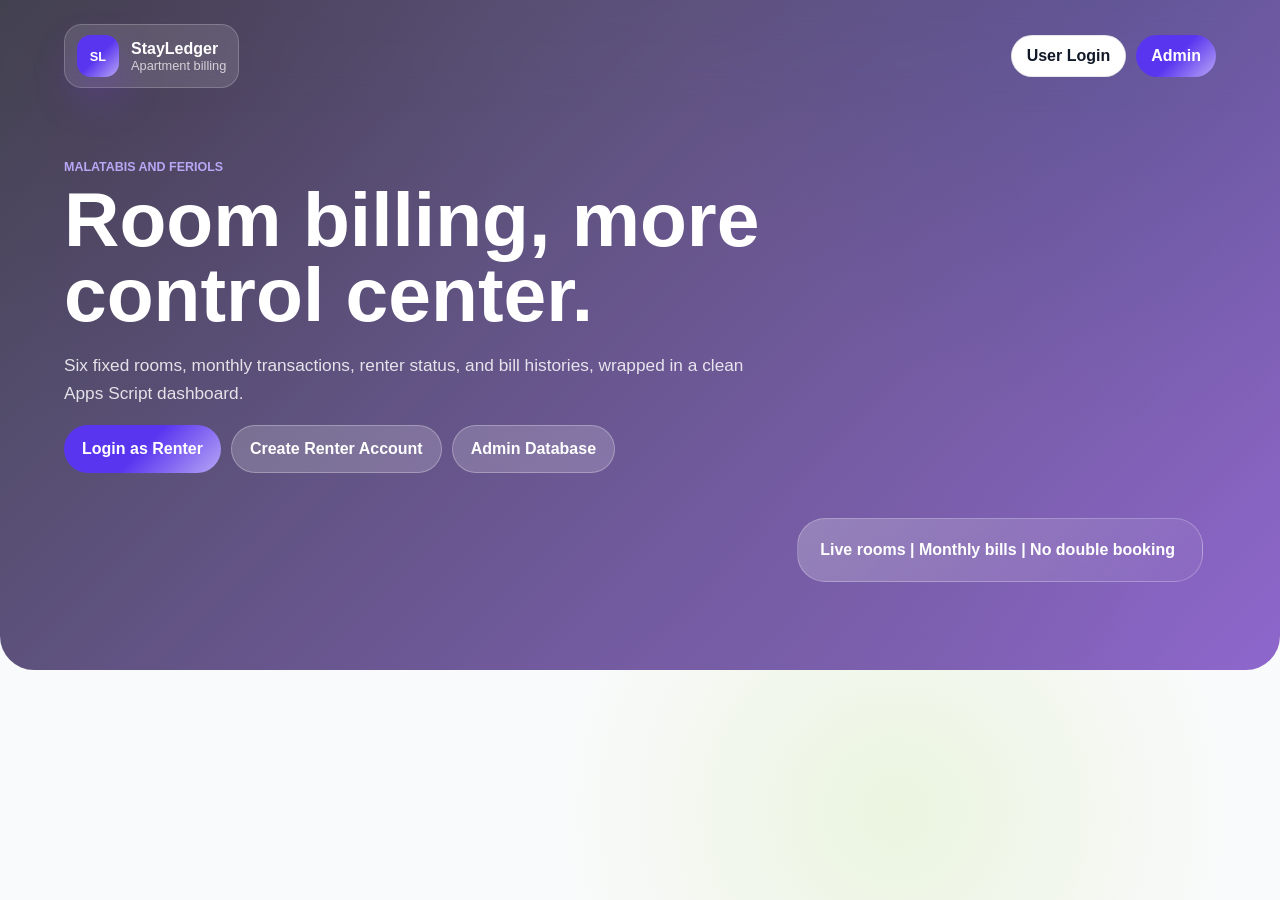
<file: index.html>
<!doctype html>
<html>
  <head>
    <meta name="viewport" content="width=device-width, initial-scale=1">
    <link rel="stylesheet" href="/styles.css">
  </head>
  <body data-page="home">
    <main class="site-shell">
      <section class="hero-page">
        <nav class="top-nav">
          <div class="brand dark">
            <div class="brand-icon">SL</div>
            <div>
              <strong>StayLedger</strong>
              <span>Apartment billing</span>
            </div>
          </div>
          <div class="nav-actions">
            <a class="link-button ghost" target="_top" href="/user-login.html">User Login</a>
            <a class="link-button primary" target="_top" href="/admin-login.html">Admin</a>
          </div>
        </nav>

        <div class="hero-content">
          <p class="eyebrow">Malatabis and Feriols</p>
          <h1>Room billing, more control center.</h1>
          <p class="hero-copy">
            Six fixed rooms, monthly transactions, renter status, and bill histories, wrapped in a clean Apps Script dashboard.
          </p>
          <div class="hero-actions">
            <a class="link-button primary large" target="_top" href="/user-login.html">Login as Renter</a>
            <a class="link-button soft large" target="_top" href="/user-register.html">Create Renter Account</a>
            <a class="link-button soft large" target="_top" href="/admin-login.html">Admin Database</a>
          </div>
        </div>
      </section>

      <section class="mobile-home">
        <div class="mobile-home-top">
          <div class="brand dark">
            <div class="brand-icon">SL</div>
            <div>
              <strong>StayLedger</strong>
              <span>Apartment billing</span>
            </div>
          </div>
        </div>

        <div class="mobile-hero-copy">
          <p class="eyebrow">Malatabis and Feriols</p>
          <h1>Apartment bills</h1>
          <p>
            Fast access for renters and admin records.
          </p>
        </div>

        <div class="mobile-mini-grid">
          <div>
            <span>6</span>
            <strong>Rooms</strong>
          </div>
          <div>
            <span>₱</span>
            <strong>Bills</strong>
          </div>
          <div>
            <span>24/7</span>
            <strong>Records</strong>
          </div>
        </div>

        <div class="mobile-action-stack">
          <a class="mobile-action primary-action" target="_top" href="/user-login.html">
            <span>Renter</span>
            <strong>Login to dashboard</strong>
          </a>
          <a class="mobile-action secondary-action" target="_top" href="/user-register.html">
            <span>New renter</span>
            <strong>Create account</strong>
          </a>
          <a class="mobile-action admin-action" target="_top" href="/admin-login.html">
            <span>Admin</span>
            <strong>Open management</strong>
          </a>
          <a class="mobile-action database-action" target="_top" href="/admin-login.html">
            <span>Database</span>
            <strong>Admin access only</strong>
          </a>
        </div>
      </section>
      <div class="toast" id="toast"></div>
    </main>
    <script src="/client.js"></script>
  </body>
</html>
</file>
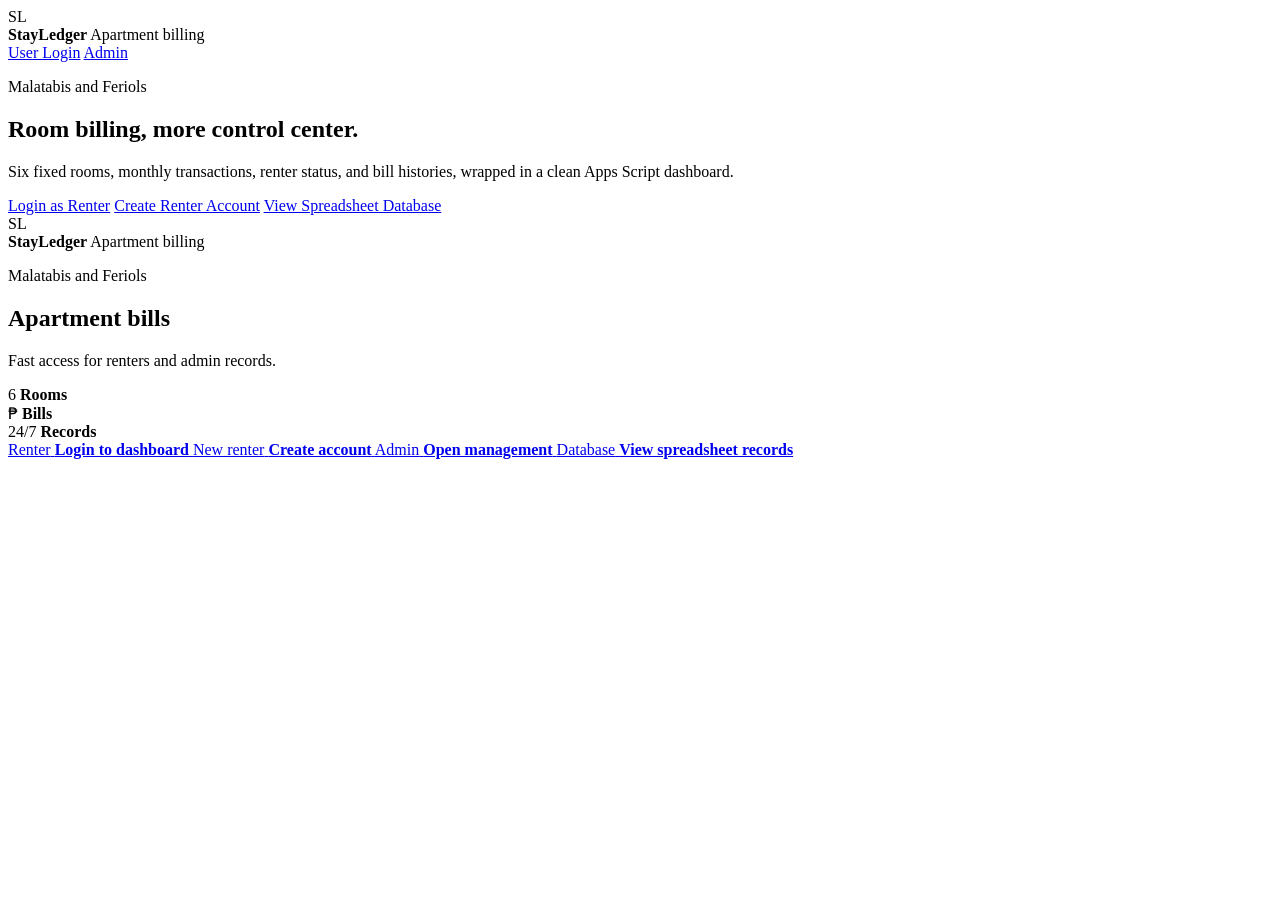
<file: Index.html>
<!doctype html>
<html>
  <head>
    <base target="_top">
    <meta name="viewport" content="width=device-width, initial-scale=1">
    <?!= include('Styles'); ?>
  </head>
  <body data-page="home">
    <main class="site-shell">
      <section class="hero-page">
        <nav class="top-nav">
          <div class="brand dark">
            <div class="brand-icon">SL</div>
            <div>
              <strong>StayLedger</strong>
              <span>Apartment billing</span>
            </div>
          </div>
          <div class="nav-actions">
            <a class="link-button ghost" target="_top" href="<?= appUrl(); ?>?page=user-login">User Login</a>
            <a class="link-button primary" target="_top" href="<?= appUrl(); ?>?page=admin-login">Admin</a>
          </div>
        </nav>

        <div class="hero-content">
          <p class="eyebrow">Malatabis and Feriols</p>
          <h1>Room billing, more control center.</h1>
          <p class="hero-copy">
            Six fixed rooms, monthly transactions, renter status, and bill histories, wrapped in a clean Apps Script dashboard.
          </p>
          <div class="hero-actions">
            <a class="link-button primary large" target="_top" href="<?= appUrl(); ?>?page=user-login">Login as Renter</a>
            <a class="link-button soft large" target="_top" href="<?= appUrl(); ?>?page=user-register">Create Renter Account</a>
            <a class="link-button soft large" target="_top" href="<?= databaseUrl(); ?>">View Spreadsheet Database</a>
          </div>
        </div>
      </section>

      <section class="mobile-home">
        <div class="mobile-home-top">
          <div class="brand dark">
            <div class="brand-icon">SL</div>
            <div>
              <strong>StayLedger</strong>
              <span>Apartment billing</span>
            </div>
          </div>
        </div>

        <div class="mobile-hero-copy">
          <p class="eyebrow">Malatabis and Feriols</p>
          <h1>Apartment bills</h1>
          <p>
            Fast access for renters and admin records.
          </p>
        </div>

        <div class="mobile-mini-grid">
          <div>
            <span>6</span>
            <strong>Rooms</strong>
          </div>
          <div>
            <span>₱</span>
            <strong>Bills</strong>
          </div>
          <div>
            <span>24/7</span>
            <strong>Records</strong>
          </div>
        </div>

        <div class="mobile-action-stack">
          <a class="mobile-action primary-action" target="_top" href="<?= appUrl(); ?>?page=user-login">
            <span>Renter</span>
            <strong>Login to dashboard</strong>
          </a>
          <a class="mobile-action secondary-action" target="_top" href="<?= appUrl(); ?>?page=user-register">
            <span>New renter</span>
            <strong>Create account</strong>
          </a>
          <a class="mobile-action admin-action" target="_top" href="<?= appUrl(); ?>?page=admin-login">
            <span>Admin</span>
            <strong>Open management</strong>
          </a>
          <a class="mobile-action database-action" target="_top" href="<?= databaseUrl(); ?>">
            <span>Database</span>
            <strong>View spreadsheet records</strong>
          </a>
        </div>
      </section>
      <div class="toast" id="toast"></div>
    </main>
    <script>const APP_URL = '<?= appUrl(); ?>';</script>
    <?!= include('Client'); ?>
  </body>
</html>
</file>
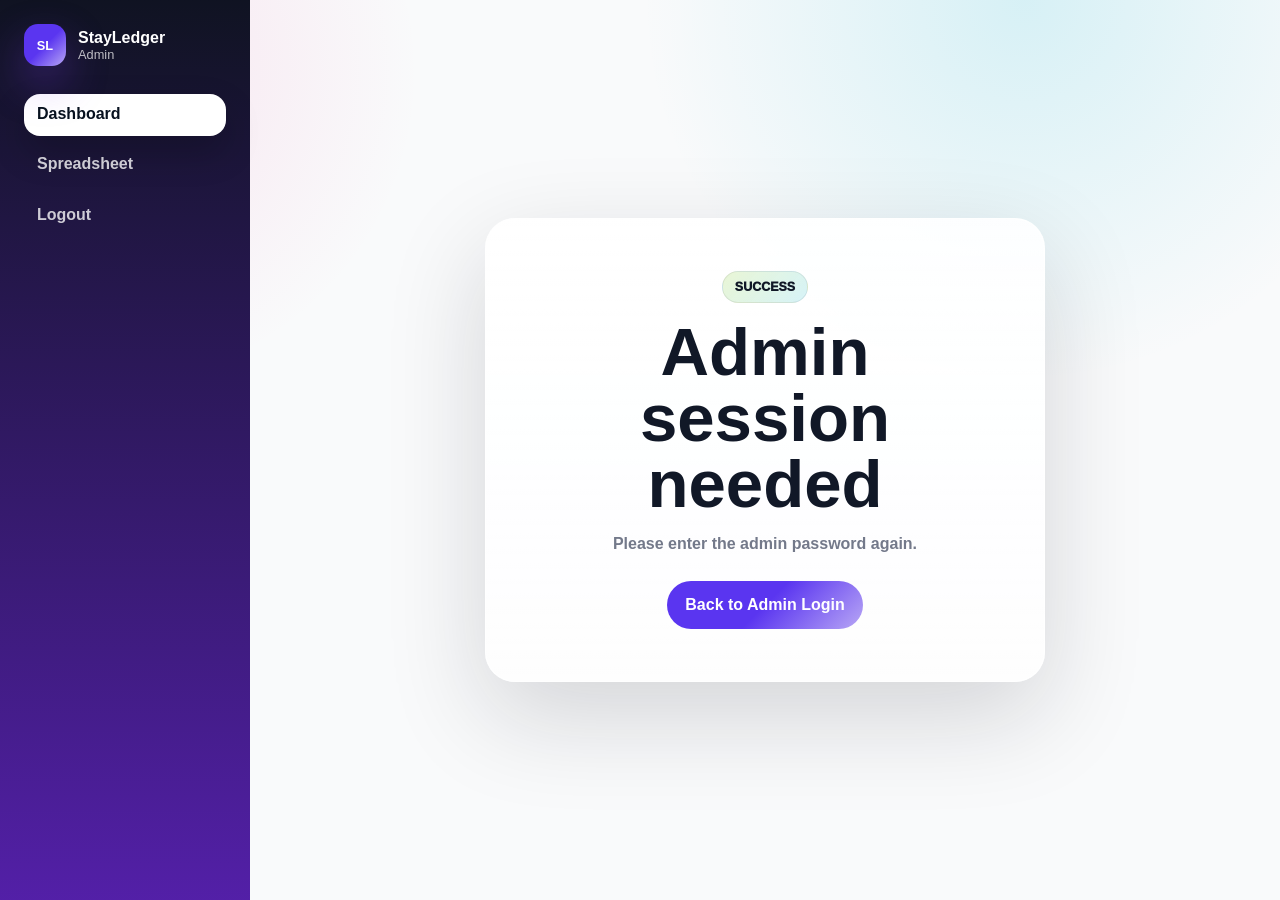
<file: admin-dashboard.html>
<!doctype html>
<html>
  <head>
    <meta name="viewport" content="width=device-width, initial-scale=1">
    <link rel="stylesheet" href="/styles.css">
  </head>
  <body data-page="admin-dashboard">
    <div class="dashboard-shell">
      <aside class="rail">
        <div class="rail-top">
          <div class="brand">
            <div class="brand-icon">SL</div>
            <div><strong>StayLedger</strong><span>Admin</span></div>
          </div>
          <button class="rail-menu-button" type="button" aria-expanded="false" aria-controls="adminRailLinks" aria-label="Open dashboard menu">
            <span></span>
            <span></span>
            <span></span>
          </button>
        </div>
        <div class="rail-links" id="adminRailLinks">
          <a class="rail-link active" target="_top" href="/admin-dashboard.html">Dashboard</a>
          <a class="rail-link" target="_blank" rel="noopener" href="https://docs.google.com/spreadsheets/d/12GxOoQuLLXFlFWCJP0HRCauA-AMasfsd5izJjUv6gwQ/edit">Spreadsheet</a>
          <button class="rail-link" id="adminLogout" type="button">Logout</button>
        </div>
      </aside>
      <main class="workspace">
        <header class="workspace-head">
          <div>
            <p class="eyebrow">Admin Dashboard</p>
            <h1>Billing operations</h1>
          </div>
          <div class="account-chips">
            <span class="chip" id="adminRenterCount">0 renters</span>
            <span class="chip" id="adminBillCount">0 billings</span>
          </div>
        </header>

        <section class="room-grid compact" id="roomCards"></section>

        <section class="panel requests-panel">
          <div class="panel-head">
            <div><p class="eyebrow">Renter Requests</p><h2>Room change queue</h2></div>
          </div>
          <div class="request-list" id="adminRequestsList"></div>
        </section>

        <section class="admin-grid">
          <form class="panel form-stack" id="wifiLicenseForm">
            <div class="panel-head"><div><p class="eyebrow">WiFi License</p><h2>Digital record</h2></div></div>
            <label>WiFi Connection Name<input name="wifiConName" placeholder="ex. Main Fiber" required></label>
            <label>License ID<input name="licenseId" placeholder="License ID" required></label>
            <button class="button primary" type="submit">Save WiFi License</button>
          </form>

          <section class="panel table-panel">
            <div class="panel-head"><div><p class="eyebrow">WiFi Database</p><h2>Connection licenses</h2></div></div>
            <div class="table-wrap">
              <table>
                <thead>
                  <tr>
                    <th>WiFi Connection</th><th>License ID</th><th>Created</th>
                  </tr>
                </thead>
                <tbody id="wifiLicensesTable"></tbody>
              </table>
            </div>
          </section>
        </section>

        <section class="admin-grid">
          <form class="panel form-stack" id="billingForm">
            <div class="panel-head"><div><p class="eyebrow">Input New Billing</p><h2>Room transaction</h2></div></div>
            <div class="two-col">
              <label>Rental Place<select name="rentalPlace" id="billingPlace" required></select></label>
              <label>Room Number<select name="roomNumber" id="billingRoom" required></select></label>
            </div>
            <label>Renter Name<input name="renterName" id="billingRenterName" readonly></label>
            <div class="two-col">
              <label>Billing Month<input name="billingMonth" type="month" required></label>
              <label>Billing Date<input name="billingDate" type="date" required></label>
            </div>
            <div class="three-col">
              <label>Rent<input name="rent" type="number" min="0" value="0"></label>
              <label>Water<input name="waterBill" type="number" min="0" value="0"></label>
              <label>Electricity<input name="electricityBill" type="number" min="0" value="0"></label>
            </div>
            <label>Payment Status
              <select name="paymentStatus"><option>Unpaid</option><option>Partial</option><option>Paid</option></select>
            </label>
            <label>Notes<textarea name="notes" rows="3"></textarea></label>
            <button class="button primary" type="submit">Add Billing</button>
          </form>

          <section class="panel table-panel">
            <div class="panel-head"><div><p class="eyebrow">Database Table</p><h2>Billing transactions</h2></div></div>
            <div class="table-wrap">
              <table>
                <thead>
                  <tr>
                    <th>Txn</th><th>Renter</th><th>Place</th><th>Room</th><th>Month</th><th>Date</th><th>Rent</th><th>Water</th><th>Electric</th><th>Status</th><th>Notes</th><th></th>
                  </tr>
                </thead>
                <tbody id="adminBillsTable"></tbody>
              </table>
            </div>
          </section>
        </section>
      </main>
    </div>
    <div class="toast" id="toast"></div>
    <script src="/client.js"></script>
  </body>
</html>
</file>
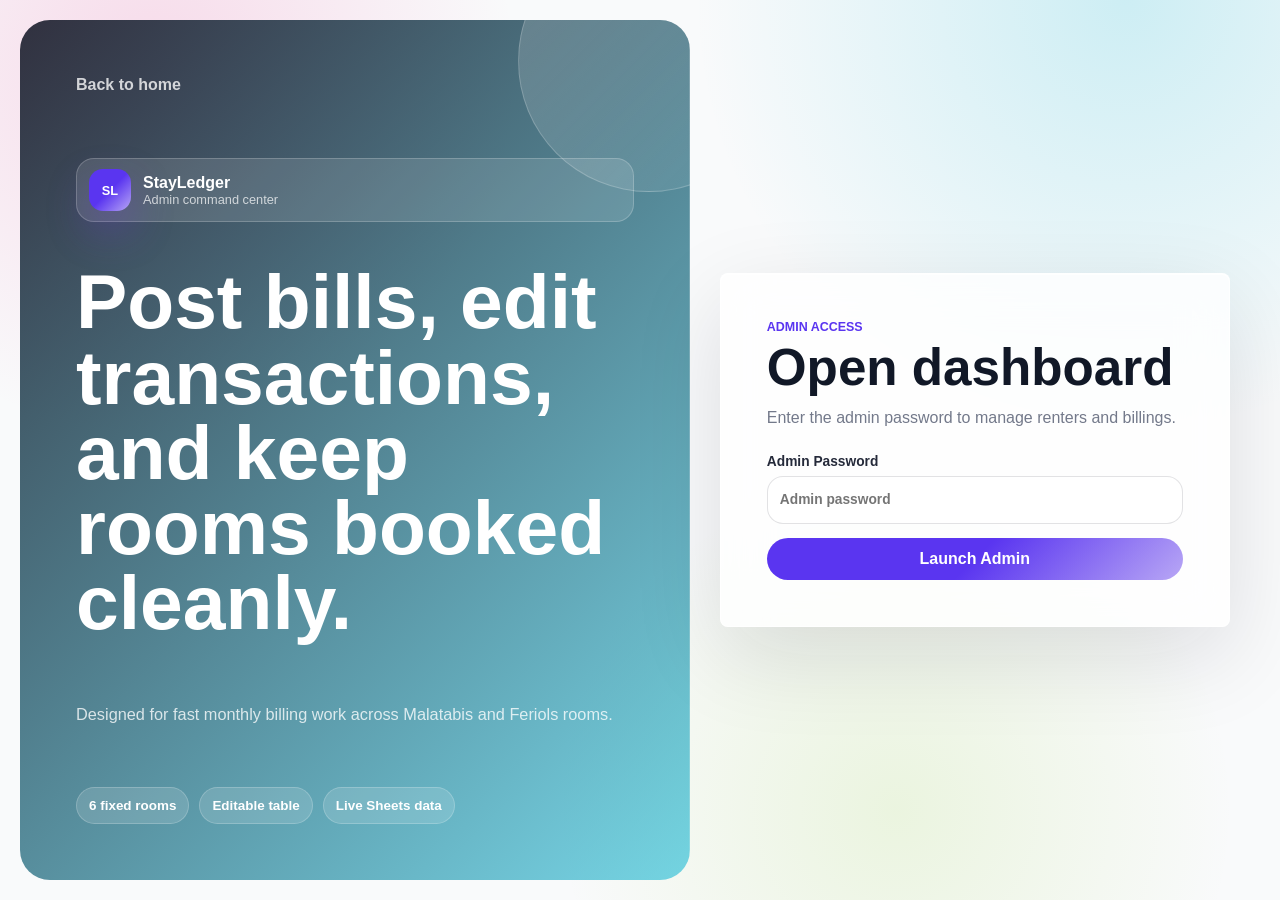
<file: admin-login.html>
<!doctype html>
<html>
  <head>
    <meta name="viewport" content="width=device-width, initial-scale=1">
    <link rel="stylesheet" href="/styles.css">
  </head>
  <body data-page="admin-login">
    <main class="auth-stage admin-stage">
      <section class="auth-visual">
        <a class="back-link light" target="_top" href="/">Back to home</a>
        <div class="brand jumbo">
          <div class="brand-icon">SL</div>
          <div>
            <strong>StayLedger</strong>
            <span>Admin command center</span>
          </div>
        </div>
        <h1>Post bills, edit transactions, and keep rooms booked cleanly.</h1>
        <p>Designed for fast monthly billing work across Malatabis and Feriols rooms.</p>
        <div class="floating-stack">
          <span>6 fixed rooms</span>
          <span>Editable table</span>
          <span>Live Sheets data</span>
        </div>
      </section>
      <section class="auth-card elevated admin-card">
        <p class="eyebrow">Admin Access</p>
        <h2>Open dashboard</h2>
        <p class="muted-line top">Enter the admin password to manage renters and billings.</p>
        <form id="adminLoginForm" class="form-stack">
          <label>Admin Password<input name="password" type="password" placeholder="Admin password" required></label>
          <button class="button primary" type="submit">Launch Admin</button>
        </form>
      </section>
    </main>
    <div class="toast" id="toast"></div>
    <script src="/client.js"></script>
  </body>
</html>
</file>
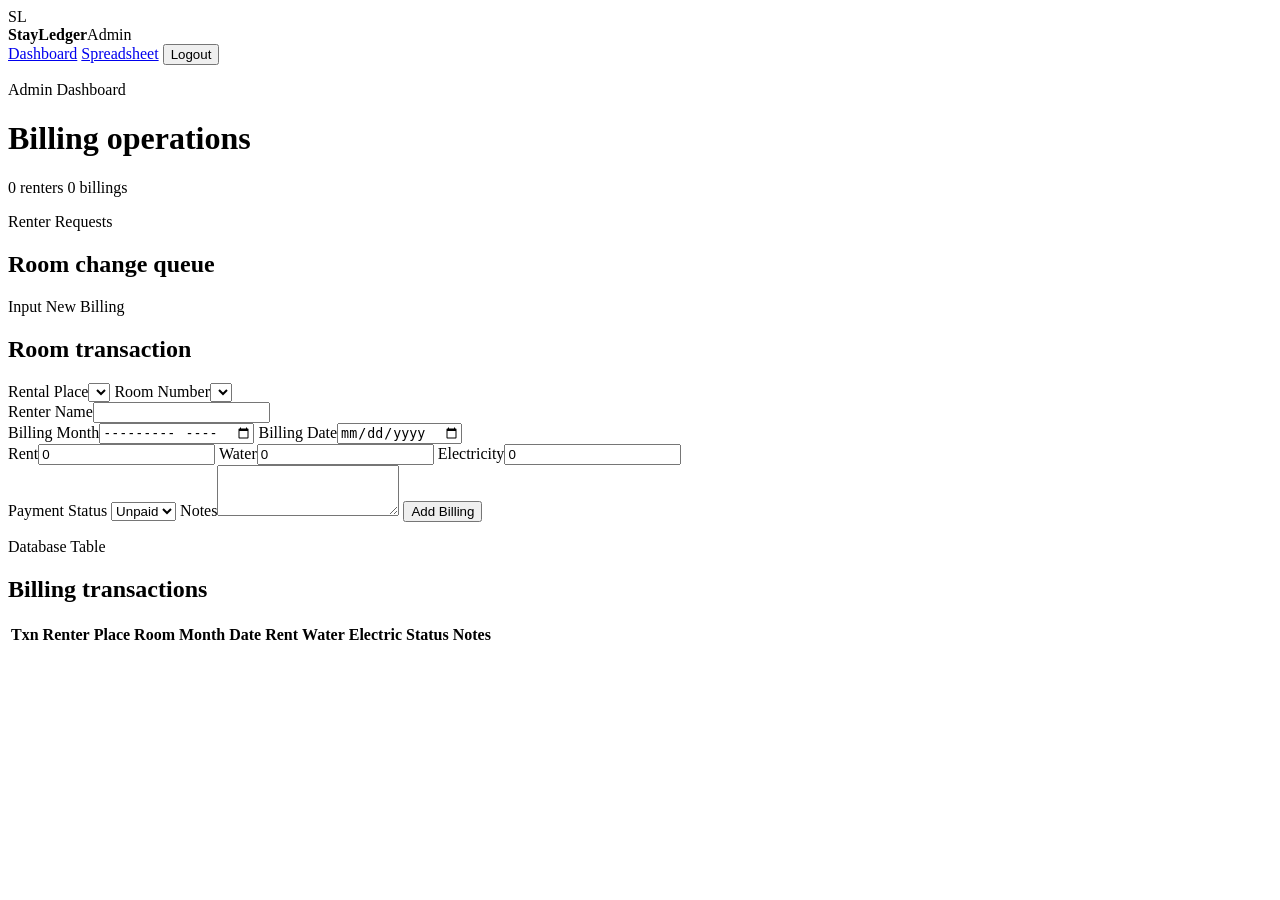
<file: AdminDashboard.html>
<!doctype html>
<html>
  <head>
    <base target="_top">
    <meta name="viewport" content="width=device-width, initial-scale=1">
    <?!= include('Styles'); ?>
  </head>
  <body data-page="admin-dashboard">
    <div class="dashboard-shell">
      <aside class="rail">
        <div class="brand">
          <div class="brand-icon">SL</div>
          <div><strong>StayLedger</strong><span>Admin</span></div>
        </div>
        <a class="rail-link active" target="_top" href="<?= appUrl(); ?>?page=admin-dashboard">Dashboard</a>
        <a class="rail-link" target="_top" href="<?= databaseUrl(); ?>">Spreadsheet</a>
        <button class="rail-link" id="adminLogout" type="button">Logout</button>
      </aside>
      <main class="workspace">
        <header class="workspace-head">
          <div>
            <p class="eyebrow">Admin Dashboard</p>
            <h1>Billing operations</h1>
          </div>
          <div class="account-chips">
            <span class="chip" id="adminRenterCount">0 renters</span>
            <span class="chip" id="adminBillCount">0 billings</span>
          </div>
        </header>

        <section class="room-grid compact" id="roomCards"></section>

        <section class="panel requests-panel">
          <div class="panel-head">
            <div><p class="eyebrow">Renter Requests</p><h2>Room change queue</h2></div>
          </div>
          <div class="request-list" id="adminRequestsList"></div>
        </section>

        <section class="admin-grid">
          <form class="panel form-stack" id="billingForm">
            <div class="panel-head"><div><p class="eyebrow">Input New Billing</p><h2>Room transaction</h2></div></div>
            <div class="two-col">
              <label>Rental Place<select name="rentalPlace" id="billingPlace" required></select></label>
              <label>Room Number<select name="roomNumber" id="billingRoom" required></select></label>
            </div>
            <label>Renter Name<input name="renterName" id="billingRenterName" readonly></label>
            <div class="two-col">
              <label>Billing Month<input name="billingMonth" type="month" required></label>
              <label>Billing Date<input name="billingDate" type="date" required></label>
            </div>
            <div class="three-col">
              <label>Rent<input name="rent" type="number" min="0" value="0"></label>
              <label>Water<input name="waterBill" type="number" min="0" value="0"></label>
              <label>Electricity<input name="electricityBill" type="number" min="0" value="0"></label>
            </div>
            <label>Payment Status
              <select name="paymentStatus"><option>Unpaid</option><option>Partial</option><option>Paid</option></select>
            </label>
            <label>Notes<textarea name="notes" rows="3"></textarea></label>
            <button class="button primary" type="submit">Add Billing</button>
          </form>

          <section class="panel table-panel">
            <div class="panel-head"><div><p class="eyebrow">Database Table</p><h2>Billing transactions</h2></div></div>
            <div class="table-wrap">
              <table>
                <thead>
                  <tr>
                    <th>Txn</th><th>Renter</th><th>Place</th><th>Room</th><th>Month</th><th>Date</th><th>Rent</th><th>Water</th><th>Electric</th><th>Status</th><th>Notes</th><th></th>
                  </tr>
                </thead>
                <tbody id="adminBillsTable"></tbody>
              </table>
            </div>
          </section>
        </section>
      </main>
    </div>
    <div class="toast" id="toast"></div>
    <script>const APP_URL = '<?= appUrl(); ?>';</script>
    <?!= include('Client'); ?>
  </body>
</html>
</file>
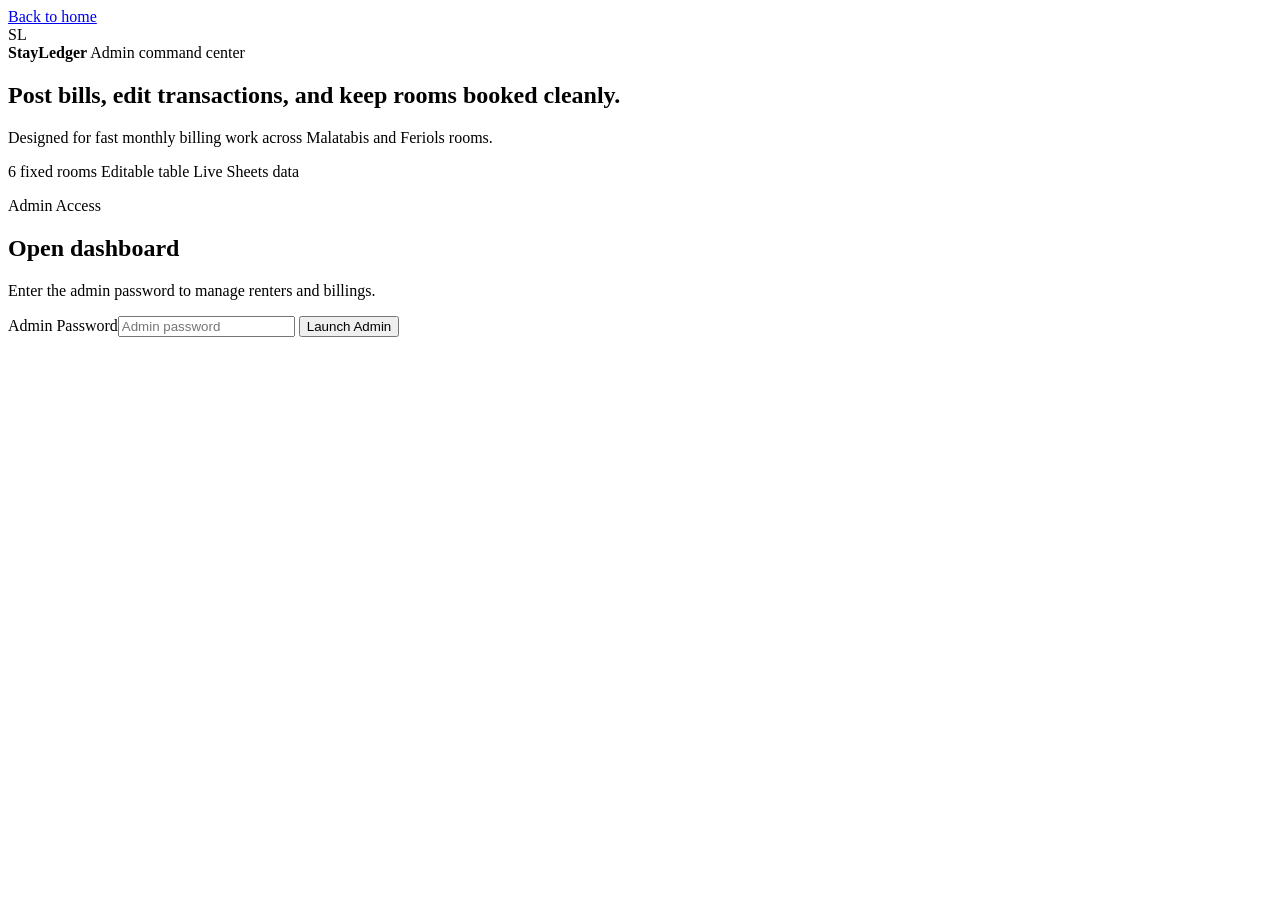
<file: AdminLogin.html>
<!doctype html>
<html>
  <head>
    <base target="_top">
    <meta name="viewport" content="width=device-width, initial-scale=1">
    <?!= include('Styles'); ?>
  </head>
  <body data-page="admin-login">
    <main class="auth-stage admin-stage">
      <section class="auth-visual">
        <a class="back-link light" target="_top" href="<?= appUrl(); ?>">Back to home</a>
        <div class="brand jumbo">
          <div class="brand-icon">SL</div>
          <div>
            <strong>StayLedger</strong>
            <span>Admin command center</span>
          </div>
        </div>
        <h1>Post bills, edit transactions, and keep rooms booked cleanly.</h1>
        <p>Designed for fast monthly billing work across Malatabis and Feriols rooms.</p>
        <div class="floating-stack">
          <span>6 fixed rooms</span>
          <span>Editable table</span>
          <span>Live Sheets data</span>
        </div>
      </section>
      <section class="auth-card elevated admin-card">
        <p class="eyebrow">Admin Access</p>
        <h2>Open dashboard</h2>
        <p class="muted-line top">Enter the admin password to manage renters and billings.</p>
        <form id="adminLoginForm" class="form-stack">
          <label>Admin Password<input name="password" type="password" placeholder="Admin password" required></label>
          <button class="button primary" type="submit">Launch Admin</button>
        </form>
      </section>
    </main>
    <div class="toast" id="toast"></div>
    <script>const APP_URL = '<?= appUrl(); ?>';</script>
    <?!= include('Client'); ?>
  </body>
</html>
</file>
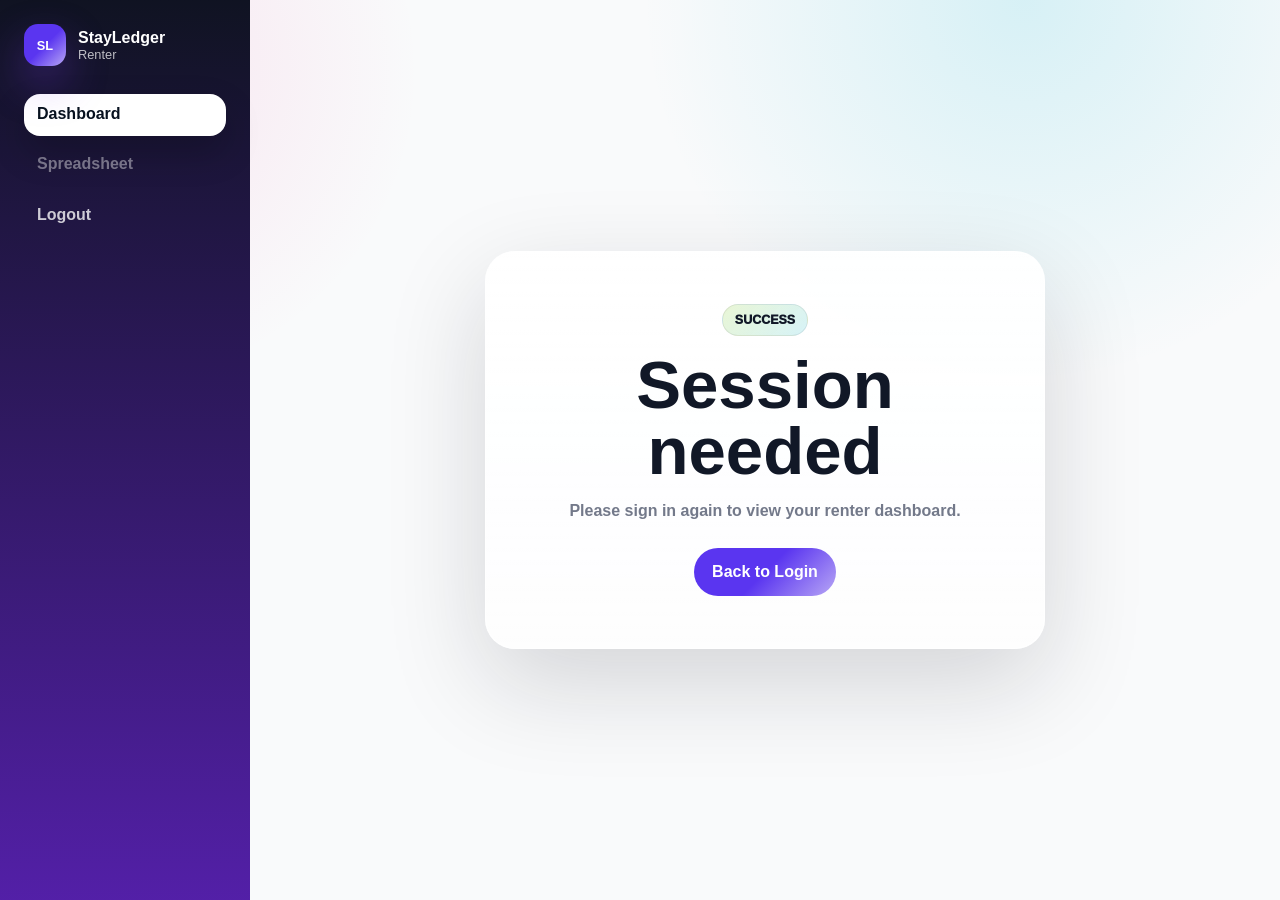
<file: user-dashboard.html>
<!doctype html>
<html>
  <head>
    <meta name="viewport" content="width=device-width, initial-scale=1">
    <link rel="stylesheet" href="/styles.css">
  </head>
  <body data-page="user-dashboard">
    <div class="dashboard-shell">
      <aside class="rail">
        <div class="rail-top">
          <div class="brand">
            <div class="brand-icon">SL</div>
            <div><strong>StayLedger</strong><span>Renter</span></div>
          </div>
          <button class="rail-menu-button" type="button" aria-expanded="false" aria-controls="userRailLinks" aria-label="Open dashboard menu">
            <span></span>
            <span></span>
            <span></span>
          </button>
        </div>
        <div class="rail-links" id="userRailLinks">
          <a class="rail-link active" target="_top" href="/user-dashboard.html">Dashboard</a>
          <a class="rail-link disabled" id="userSpreadsheetLink" aria-disabled="true" href="">Spreadsheet</a>
          <button class="rail-link" id="userLogout" type="button">Logout</button>
        </div>
      </aside>
      <main class="workspace">
        <header class="workspace-head">
          <div>
            <p class="eyebrow">Renter Dashboard</p>
            <h1 id="userWelcome">Loading account</h1>
          </div>
          <div class="account-chips" id="userAccountChips"></div>
        </header>

        <section class="dashboard-grid renter-readonly-grid">
          <section class="panel renter-profile-panel">
            <div class="panel-head">
              <div><p class="eyebrow">My Details</p><h2>Account summary</h2></div>
            </div>
            <div class="readonly-stack" id="userDetailsPanel"></div>
          </section>

          <section class="panel form-stack renter-actions-panel">
            <div class="panel-head">
              <div><p class="eyebrow">Contact</p><h2>Update phone</h2></div>
            </div>
            <form id="userPhoneForm" class="form-stack">
              <label>Phone Number<input name="phone" id="userPhoneInput"></label>
              <button class="button primary" type="submit">Save Phone</button>
            </form>
          </section>

          <section class="panel form-stack renter-actions-panel">
            <div class="panel-head">
              <div><p class="eyebrow">Request</p><h2>Room change</h2></div>
            </div>
            <form id="roomRequestForm" class="form-stack">
              <div class="two-col">
                <label>Requested Place<select name="requestedPlace" id="requestPlace" required></select></label>
                <label>Requested Room<select name="requestedRoom" id="requestRoom" required></select></label>
              </div>
              <label>Message<textarea name="message" rows="3" placeholder="Optional reason or preferred move date"></textarea></label>
              <button class="button primary" type="submit">Send Request</button>
            </form>
          </section>

          <section class="panel span-wide">
            <div class="panel-head">
              <div><p class="eyebrow">Billing Breakdown</p><h2>Monthly records</h2></div>
            </div>
            <div class="mobile-bill-list" id="userBillsCards"></div>
            <div class="table-wrap">
              <table>
                <thead>
                  <tr>
                    <th>Month</th><th>Date</th><th>Place</th><th>Room</th><th>Rent</th><th>Water</th><th>Electricity</th><th>Total</th><th>Status</th>
                  </tr>
                </thead>
                <tbody id="userBillsTable"></tbody>
              </table>
            </div>
          </section>
        </section>
      </main>
    </div>
    <div class="toast" id="toast"></div>
    <script src="/client.js"></script>
  </body>
</html>
</file>
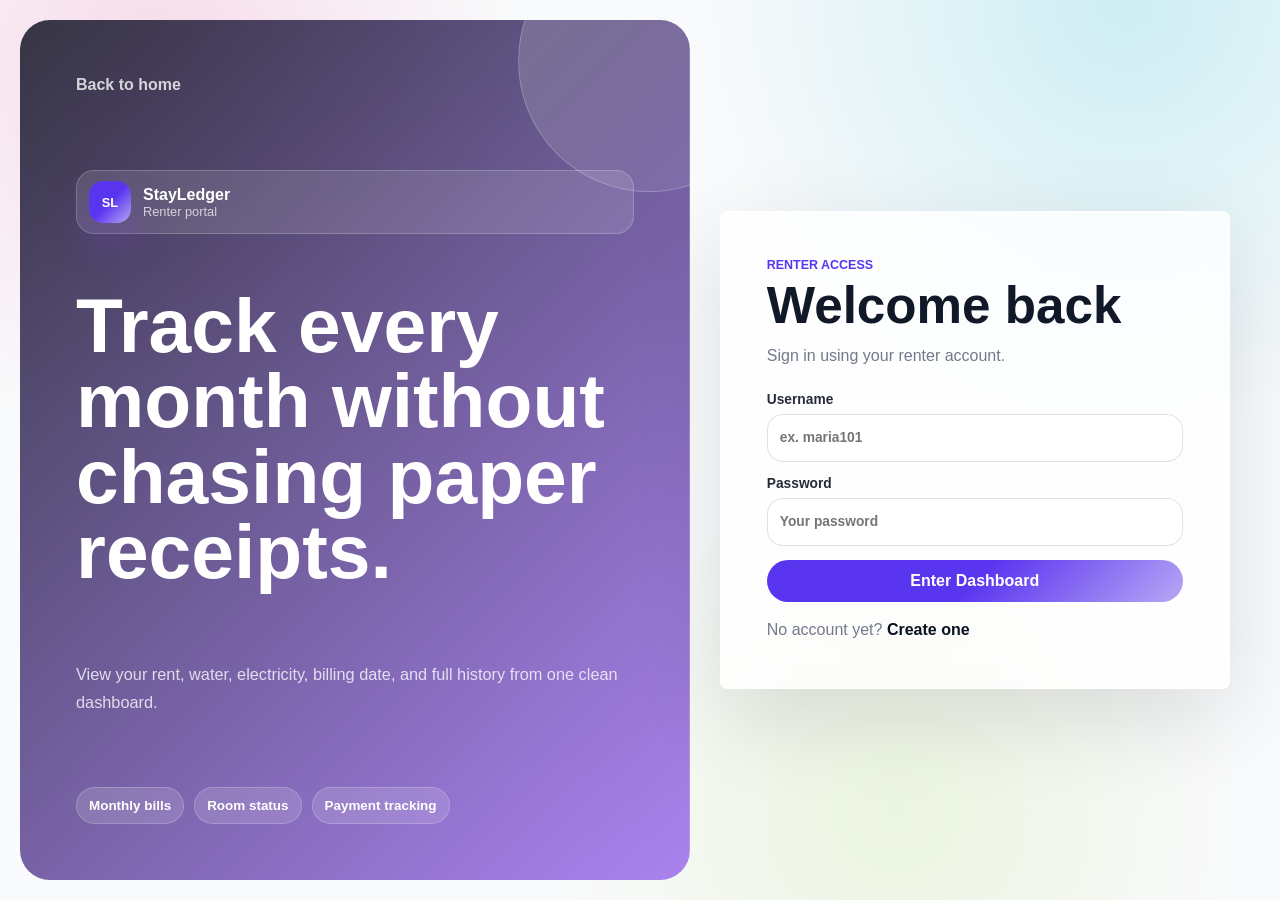
<file: user-login.html>
<!doctype html>
<html>
  <head>
    <meta name="viewport" content="width=device-width, initial-scale=1">
    <link rel="stylesheet" href="/styles.css">
  </head>
  <body data-page="user-login">
    <main class="auth-stage renter-stage">
      <section class="auth-visual">
        <a class="back-link light" target="_top" href="/">Back to home</a>
        <div class="brand jumbo">
          <div class="brand-icon">SL</div>
          <div>
            <strong>StayLedger</strong>
            <span>Renter portal</span>
          </div>
        </div>
        <h1>Track every month without chasing paper receipts.</h1>
        <p>View your rent, water, electricity, billing date, and full history from one clean dashboard.</p>
        <div class="floating-stack">
          <span>Monthly bills</span>
          <span>Room status</span>
          <span>Payment tracking</span>
        </div>
      </section>
      <section class="auth-card elevated">
        <p class="eyebrow">Renter Access</p>
        <h2>Welcome back</h2>
        <p class="muted-line top">Sign in using your renter account.</p>
        <form id="userLoginForm" class="form-stack">
          <label>Username<input name="username" placeholder="ex. maria101" required></label>
          <label>Password<input name="password" type="password" placeholder="Your password" required></label>
          <button class="button primary" type="submit">Enter Dashboard</button>
        </form>
        <p class="muted-line">No account yet? <a target="_top" href="/user-register.html">Create one</a></p>
      </section>
    </main>
    <div class="toast" id="toast"></div>
    <script src="/client.js"></script>
  </body>
</html>
</file>
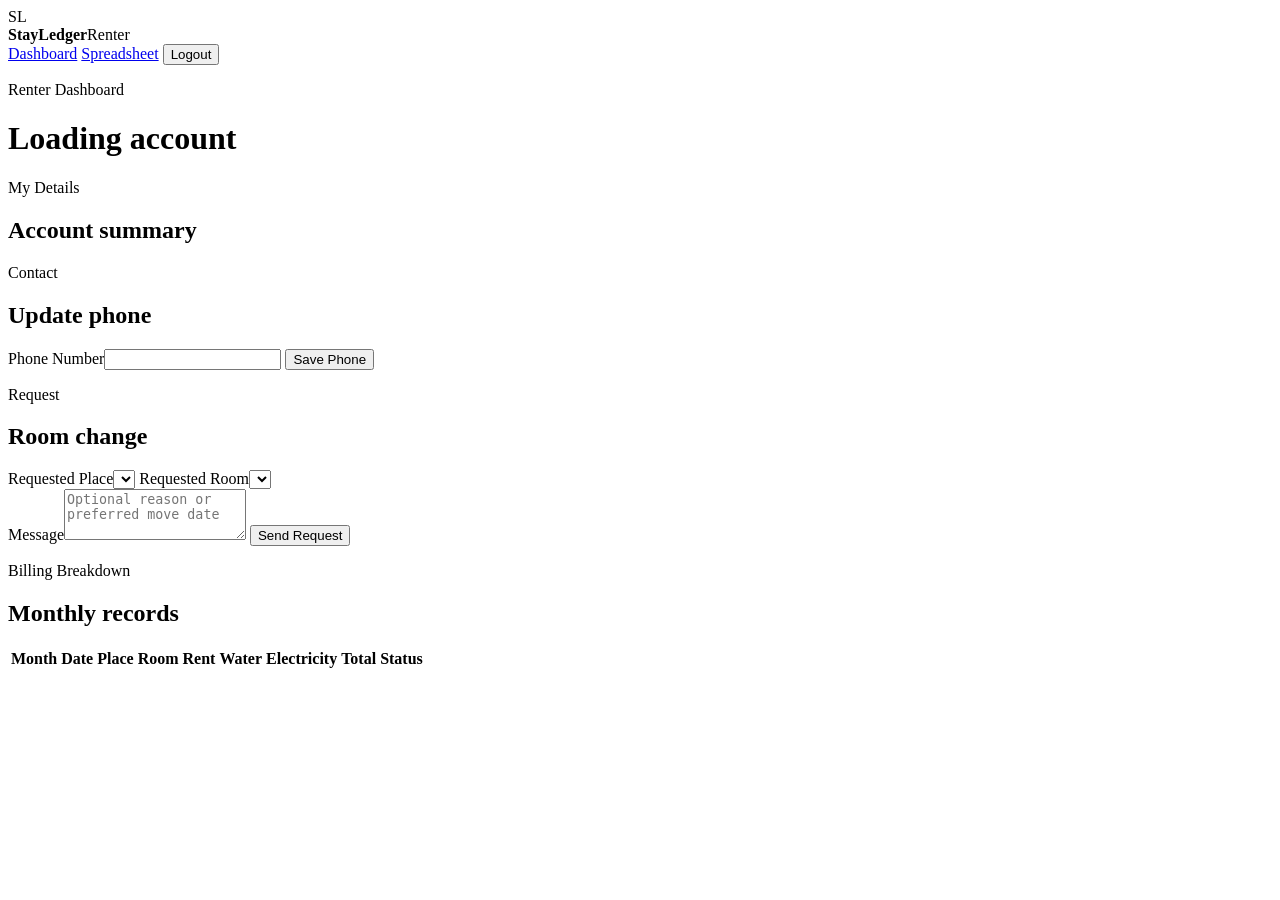
<file: UserDashboard.html>
<!doctype html>
<html>
  <head>
    <base target="_top">
    <meta name="viewport" content="width=device-width, initial-scale=1">
    <?!= include('Styles'); ?>
  </head>
  <body data-page="user-dashboard">
    <div class="dashboard-shell">
      <aside class="rail">
        <div class="brand">
          <div class="brand-icon">SL</div>
          <div><strong>StayLedger</strong><span>Renter</span></div>
        </div>
        <a class="rail-link active" target="_top" href="<?= appUrl(); ?>?page=user-dashboard">Dashboard</a>
        <a class="rail-link" target="_top" href="<?= databaseUrl(); ?>">Spreadsheet</a>
        <button class="rail-link" id="userLogout" type="button">Logout</button>
      </aside>
      <main class="workspace">
        <header class="workspace-head">
          <div>
            <p class="eyebrow">Renter Dashboard</p>
            <h1 id="userWelcome">Loading account</h1>
          </div>
          <div class="account-chips" id="userAccountChips"></div>
        </header>

        <section class="dashboard-grid renter-readonly-grid">
          <section class="panel renter-profile-panel">
            <div class="panel-head">
              <div><p class="eyebrow">My Details</p><h2>Account summary</h2></div>
            </div>
            <div class="readonly-stack" id="userDetailsPanel"></div>
          </section>

          <section class="panel form-stack renter-actions-panel">
            <div class="panel-head">
              <div><p class="eyebrow">Contact</p><h2>Update phone</h2></div>
            </div>
            <form id="userPhoneForm" class="form-stack">
              <label>Phone Number<input name="phone" id="userPhoneInput"></label>
              <button class="button primary" type="submit">Save Phone</button>
            </form>
          </section>

          <section class="panel form-stack renter-actions-panel">
            <div class="panel-head">
              <div><p class="eyebrow">Request</p><h2>Room change</h2></div>
            </div>
            <form id="roomRequestForm" class="form-stack">
              <div class="two-col">
                <label>Requested Place<select name="requestedPlace" id="requestPlace" required></select></label>
                <label>Requested Room<select name="requestedRoom" id="requestRoom" required></select></label>
              </div>
              <label>Message<textarea name="message" rows="3" placeholder="Optional reason or preferred move date"></textarea></label>
              <button class="button primary" type="submit">Send Request</button>
            </form>
          </section>

          <section class="panel span-wide">
            <div class="panel-head">
              <div><p class="eyebrow">Billing Breakdown</p><h2>Monthly records</h2></div>
            </div>
            <div class="mobile-bill-list" id="userBillsCards"></div>
            <div class="table-wrap">
              <table>
                <thead>
                  <tr>
                    <th>Month</th><th>Date</th><th>Place</th><th>Room</th><th>Rent</th><th>Water</th><th>Electricity</th><th>Total</th><th>Status</th>
                  </tr>
                </thead>
                <tbody id="userBillsTable"></tbody>
              </table>
            </div>
          </section>
        </section>
      </main>
    </div>
    <div class="toast" id="toast"></div>
    <script>const APP_URL = '<?= appUrl(); ?>';</script>
    <?!= include('Client'); ?>
  </body>
</html>
</file>
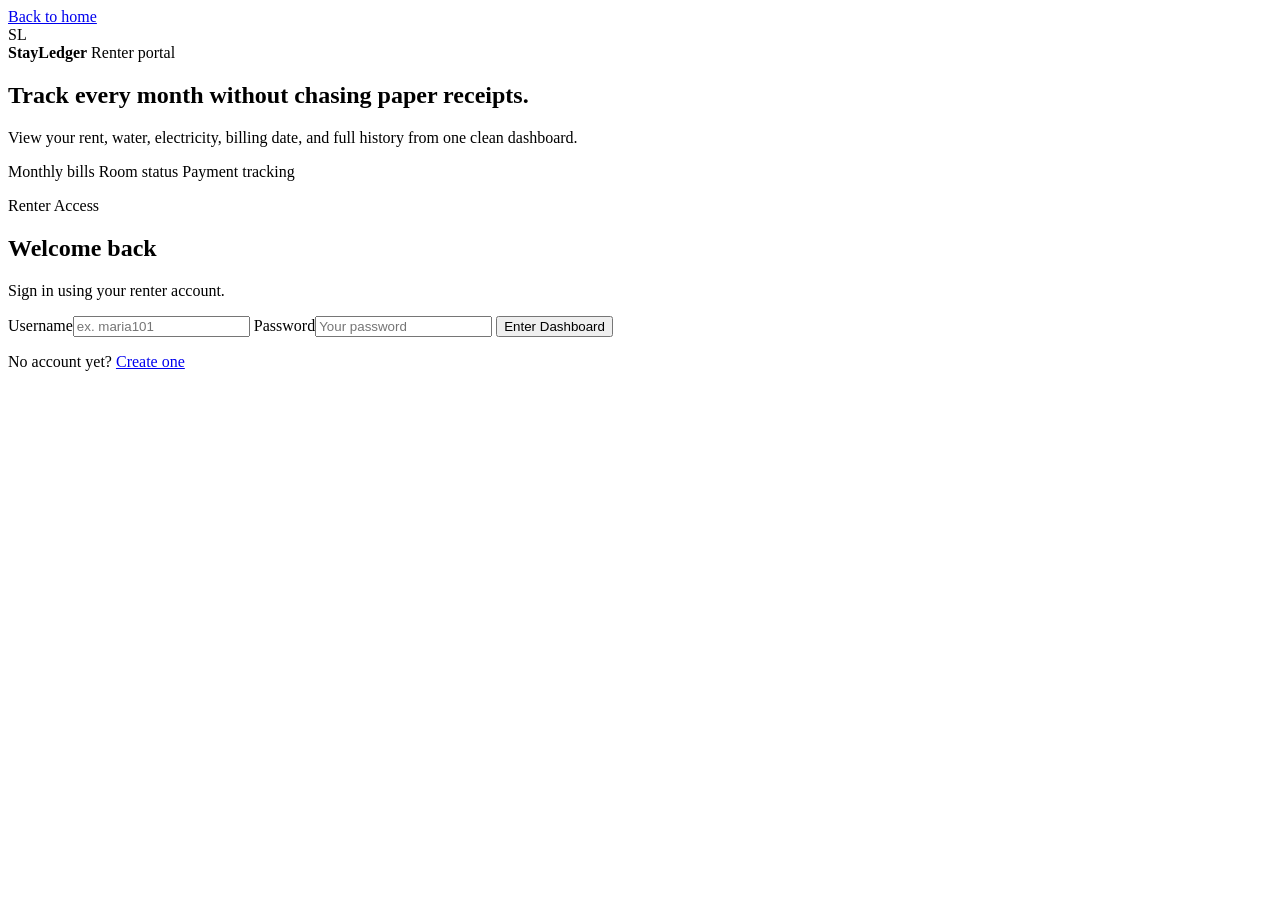
<file: UserLogin.html>
<!doctype html>
<html>
  <head>
    <base target="_top">
    <meta name="viewport" content="width=device-width, initial-scale=1">
    <?!= include('Styles'); ?>
  </head>
  <body data-page="user-login">
    <main class="auth-stage renter-stage">
      <section class="auth-visual">
        <a class="back-link light" target="_top" href="<?= appUrl(); ?>">Back to home</a>
        <div class="brand jumbo">
          <div class="brand-icon">SL</div>
          <div>
            <strong>StayLedger</strong>
            <span>Renter portal</span>
          </div>
        </div>
        <h1>Track every month without chasing paper receipts.</h1>
        <p>View your rent, water, electricity, billing date, and full history from one clean dashboard.</p>
        <div class="floating-stack">
          <span>Monthly bills</span>
          <span>Room status</span>
          <span>Payment tracking</span>
        </div>
      </section>
      <section class="auth-card elevated">
        <p class="eyebrow">Renter Access</p>
        <h2>Welcome back</h2>
        <p class="muted-line top">Sign in using your renter account.</p>
        <form id="userLoginForm" class="form-stack">
          <label>Username<input name="username" placeholder="ex. maria101" required></label>
          <label>Password<input name="password" type="password" placeholder="Your password" required></label>
          <button class="button primary" type="submit">Enter Dashboard</button>
        </form>
        <p class="muted-line">No account yet? <a target="_top" href="<?= appUrl(); ?>?page=user-register">Create one</a></p>
      </section>
    </main>
    <div class="toast" id="toast"></div>
    <script>const APP_URL = '<?= appUrl(); ?>';</script>
    <?!= include('Client'); ?>
  </body>
</html>
</file>
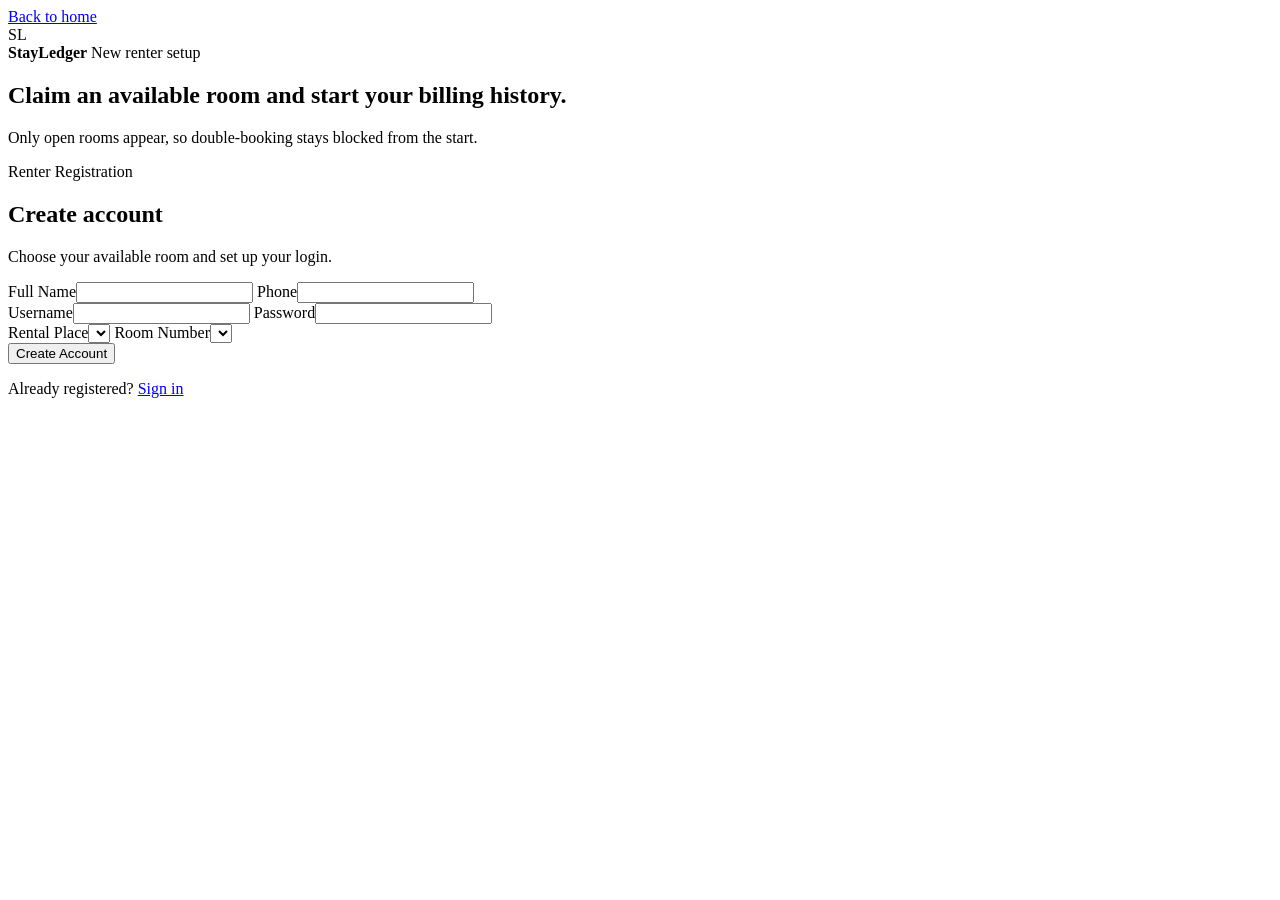
<file: UserRegister.html>
<!doctype html>
<html>
  <head>
    <base target="_top">
    <meta name="viewport" content="width=device-width, initial-scale=1">
    <?!= include('Styles'); ?>
  </head>
  <body data-page="user-register">
    <main class="auth-stage register-stage">
      <section class="auth-visual">
        <a class="back-link light" target="_top" href="<?= appUrl(); ?>">Back to home</a>
        <div class="brand jumbo">
          <div class="brand-icon">SL</div>
          <div>
            <strong>StayLedger</strong>
            <span>New renter setup</span>
          </div>
        </div>
        <h1>Claim an available room and start your billing history.</h1>
        <p>Only open rooms appear, so double-booking stays blocked from the start.</p>
      </section>
      <section class="auth-card elevated wide-card">
        <p class="eyebrow">Renter Registration</p>
        <h2>Create account</h2>
        <p class="muted-line top">Choose your available room and set up your login.</p>
        <form id="userRegisterForm" class="form-stack">
          <div class="two-col">
            <label>Full Name<input name="fullName" required></label>
            <label>Phone<input name="phone"></label>
          </div>
          <div class="two-col">
            <label>Username<input name="username" required></label>
            <label>Password<input name="password" type="password" required></label>
          </div>
          <div class="two-col">
            <label>Rental Place<select name="rentalPlace" id="registerPlace" required></select></label>
            <label>Room Number<select name="roomNumber" id="registerRoom" required></select></label>
          </div>
          <button class="button primary" type="submit">Create Account</button>
        </form>
        <p class="muted-line">Already registered? <a target="_top" href="<?= appUrl(); ?>?page=user-login">Sign in</a></p>
      </section>
    </main>
    <div class="toast" id="toast"></div>
    <script>const APP_URL = '<?= appUrl(); ?>';</script>
    <?!= include('Client'); ?>
  </body>
</html>
</file>
<file: styles.css>
:root {
    --ink: #121a26;
    --muted: #667085;
    --line: #e5e7eb;
    --panel: #ffffff;
    --page: #f9fafb;
    --accent: #5a35f0;
    --accent-dark: #111827;
    --orange: #b8a7f5;
    --good: #15803d;
    --bad: #b91c1c;
    --warn: #a16207;
    --secondary-base: #5a35f0;
    --secondary-200: #b8a7f5;
    --primary-base: #07111f;
    --greyscale-900: #111827;
    --greyscale-500: #667085;
    --greyscale-400: #98a2b3;
    --greyscale-50: #f9fafb;
    --white: #ffffff;
  }

  * { box-sizing: border-box; }

  body {
    margin: 0;
    background:
      radial-gradient(circle at top left, rgba(15, 118, 110, 0.12), transparent 34%),
      linear-gradient(180deg, #f8fbfc 0, #f7f9fc 100%);
    color: var(--ink);
    font-family: Inter, Arial, Helvetica, sans-serif;
  }

  a { color: inherit; text-decoration: none; }
  button, input, select, textarea { font: inherit; }

  .site-shell, .workspace { min-height: 100vh; }

  .top-nav {
    align-items: center;
    display: flex;
    justify-content: space-between;
    left: 0;
    padding: 24px clamp(20px, 5vw, 64px);
    position: absolute;
    right: 0;
    top: 0;
    z-index: 2;
  }

  .brand {
    align-items: center;
    display: flex;
    gap: 12px;
  }

  .brand.dark { color: #ffffff; }
  .brand strong, .brand span { display: block; }
  .brand span { color: currentColor; font-size: 0.8rem; opacity: 0.72; }

  .brand-icon {
    align-items: center;
    background: linear-gradient(135deg, var(--accent), var(--orange));
    border-radius: 8px;
    color: #ffffff;
    display: flex;
    font-size: 0.8rem;
    font-weight: 900;
    height: 42px;
    justify-content: center;
    width: 42px;
  }

  .nav-actions, .hero-actions, .account-chips {
    display: flex;
    flex-wrap: wrap;
    gap: 10px;
  }

  .hero-page {
    background:
      linear-gradient(135deg, rgba(17, 24, 39, 0.88), rgba(15, 118, 110, 0.84)),
      url("https://images.unsplash.com/photo-1515263487990-61b07816b324?auto=format&fit=crop&w=1800&q=80");
    background-position: center;
    background-size: cover;
    color: #ffffff;
    min-height: 620px;
    padding: 160px clamp(20px, 5vw, 64px) 80px;
  }

  .hero-content { max-width: 800px; }
  .eyebrow { color: var(--accent); font-size: 0.78rem; font-weight: 900; letter-spacing: 0; margin: 0 0 8px; text-transform: uppercase; }
  .hero-page .eyebrow { color: #a7f3d0; }
  h1, h2, p { margin-top: 0; }
  h1 { font-size: clamp(2.4rem, 6vw, 5.25rem); line-height: 0.98; margin-bottom: 18px; }
  h2 { font-size: 1.24rem; margin-bottom: 0; }
  .hero-copy { color: rgba(255, 255, 255, 0.84); font-size: 1.08rem; line-height: 1.65; max-width: 680px; }

  .link-button, .button {
    align-items: center;
    border: 0;
    border-radius: 8px;
    cursor: pointer;
    display: inline-flex;
    font-weight: 900;
    justify-content: center;
    min-height: 42px;
    padding: 0 15px;
  }

  .link-button.large { min-height: 48px; padding: 0 18px; }
  .primary, .button.primary { background: linear-gradient(135deg, var(--accent), var(--accent-dark)); color: #ffffff; }
  .soft { background: rgba(255,255,255,0.16); border: 1px solid rgba(255,255,255,0.28); color: #ffffff; }
  .ghost, .button.ghost { background: #ffffff; border: 1px solid var(--line); color: var(--ink); }
  .button.small { min-height: 34px; padding: 0 10px; }
  .button:disabled { cursor: wait; opacity: 0.7; }

  .content-band {
    margin: -54px auto 60px;
    max-width: 1240px;
    padding: 0 24px;
    position: relative;
  }

  .section-title-row, .workspace-head, .panel-head {
    align-items: center;
    display: flex;
    gap: 16px;
    justify-content: space-between;
    margin-bottom: 16px;
  }

  .metric-pill, .chip {
    background: #ffffff;
    border: 1px solid var(--line);
    border-radius: 999px;
    color: var(--ink);
    font-size: 0.82rem;
    font-weight: 900;
    padding: 8px 11px;
  }

  .room-grid {
    display: grid;
    gap: 14px;
    grid-template-columns: repeat(6, minmax(0, 1fr));
  }

  .room-grid.compact { margin-bottom: 18px; }

  .room-card, .panel, .auth-card {
    background: rgba(255,255,255,0.94);
    border: 1px solid rgba(255,255,255,0.74);
    border-radius: 8px;
    box-shadow: 0 24px 70px rgba(17, 24, 39, 0.09);
  }

  .room-card {
    min-height: 178px;
    padding: 16px;
    position: relative;
  }

  .room-card::before {
    background: linear-gradient(90deg, var(--accent), var(--orange));
    border-radius: 8px 8px 0 0;
    content: "";
    height: 4px;
    left: 0;
    position: absolute;
    right: 0;
    top: 0;
  }

  .room-card-top { align-items: center; display: flex; justify-content: space-between; gap: 8px; }
  .place { color: var(--muted); font-size: 0.76rem; font-weight: 900; text-transform: uppercase; }
  .room { display: block; font-size: 1.35rem; margin: 12px 0 10px; }
  .meta { color: var(--muted); display: block; font-size: 0.82rem; font-weight: 700; line-height: 1.45; }
  .primary-meta { color: var(--ink); }

  .status { border-radius: 999px; display: inline-block; font-size: 0.72rem; font-weight: 900; padding: 6px 9px; }
  .status-available, .status-paid { background: rgba(21,128,61,0.12); color: var(--good); }
  .status-renting, .status-unpaid { background: rgba(185,28,28,0.12); color: var(--bad); }
  .status-partial { background: rgba(161,98,7,0.14); color: var(--warn); }

  .auth-shell {
    align-items: center;
    display: flex;
    justify-content: center;
    min-height: 100vh;
    padding: 24px;
  }
  .auth-shell.wide .auth-card { max-width: 760px; }
  .auth-card { max-width: 500px; padding: 30px; width: 100%; }
  .admin-card { background: linear-gradient(180deg, #ffffff, #f8fbfc); }
  .back-link { color: var(--muted); display: inline-block; font-weight: 800; margin-bottom: 22px; }
  .muted-line { color: var(--muted); line-height: 1.5; margin: 16px 0 0; }
  .muted-line a { color: var(--accent-dark); font-weight: 900; }

  .dashboard-shell {
    display: grid;
    grid-template-columns: 250px 1fr;
    min-height: 100vh;
  }

  .rail {
    background: #101828;
    color: #ffffff;
    padding: 24px;
  }

  .rail-top {
    display: block;
  }

  .rail .brand { margin-bottom: 28px; }

  .rail-menu-button {
    display: none;
  }

  .rail-link {
    background: transparent;
    border: 0;
    border-radius: 8px;
    color: rgba(255,255,255,0.78);
    cursor: pointer;
    display: block;
    font-weight: 900;
    margin-bottom: 8px;
    min-height: 42px;
    padding: 11px 13px;
    text-align: left;
    width: 100%;
  }
  .rail-link.active { background: #ffffff; color: var(--accent-dark); }
  .rail-link.disabled {
    cursor: not-allowed;
    opacity: 0.52;
  }

  .workspace { padding: 28px; }
  .workspace-head {
    background: linear-gradient(135deg, #ffffff, #eef8f7);
    border: 1px solid rgba(255,255,255,0.84);
    border-radius: 8px;
    box-shadow: 0 22px 60px rgba(17,24,39,0.08);
    margin-bottom: 18px;
    padding: 22px;
  }
  .workspace-head h1 { font-size: clamp(2rem, 4vw, 3.2rem); margin: 0; }

  .dashboard-grid, .admin-grid {
    display: grid;
    gap: 18px;
  }
  .dashboard-grid { grid-template-columns: 360px 1fr; }
  .admin-grid { grid-template-columns: minmax(340px, 430px) minmax(0, 1fr); }
  .span-wide { min-width: 0; }
  .panel { padding: 20px; }
  .table-panel { min-width: 0; }

  .form-stack { display: grid; gap: 14px; }
  .two-col, .three-col { display: grid; gap: 12px; }
  .two-col { grid-template-columns: repeat(2, minmax(0, 1fr)); }
  .three-col { grid-template-columns: repeat(3, minmax(0, 1fr)); }
  .hidden { display: none !important; }

  label { color: var(--ink); display: grid; font-size: 0.86rem; font-weight: 900; gap: 7px; }
  input, select, textarea {
    background: #ffffff;
    border: 1px solid var(--line);
    border-radius: 8px;
    color: var(--ink);
    min-height: 42px;
    padding: 10px 12px;
    width: 100%;
  }
  input:focus, select:focus, textarea:focus { border-color: var(--accent); box-shadow: 0 0 0 4px rgba(15,118,110,0.12); outline: none; }
  input:read-only { background: #f2f4f7; color: var(--muted); }
  textarea { resize: vertical; }

  .table-wrap { border: 1px solid var(--line); border-radius: 8px; overflow-x: auto; }
  table { border-collapse: collapse; min-width: 980px; width: 100%; }
  th, td { border-bottom: 1px solid var(--line); padding: 10px; text-align: left; white-space: nowrap; }
  th { background: #f8fafc; color: var(--muted); font-size: 0.74rem; text-transform: uppercase; }
  td { font-size: 0.88rem; }
  td input, td select { min-height: 34px; min-width: 110px; padding: 6px 8px; }
  tbody tr:nth-child(even) td { background: #fcfdff; }

  .toast {
    background: #101828;
    border-radius: 8px;
    bottom: 20px;
    color: #ffffff;
    display: none;
    font-weight: 900;
    left: 50%;
    max-width: 520px;
    padding: 12px 14px;
    position: fixed;
    transform: translateX(-50%);
    z-index: 10;
  }
  .toast.show { display: block; }

  @media (max-width: 1120px) {
    .room-grid { grid-template-columns: repeat(3, minmax(0, 1fr)); }
    .dashboard-shell, .dashboard-grid, .admin-grid { grid-template-columns: 1fr; }
  }

  @media (max-width: 720px) {
    .top-nav, .workspace-head, .section-title-row, .panel-head { align-items: flex-start; flex-direction: column; }
    .hero-page { min-height: auto; padding-top: 130px; }
    .room-grid, .two-col, .three-col { grid-template-columns: 1fr; }
    .rail, .workspace { padding: 18px; }
  }
  /* Gen Z polish pass */
  :root {
    --ink: var(--greyscale-900);
    --muted: #73798a;
    --line: rgba(16, 19, 34, 0.1);
    --panel: rgba(255, 255, 255, 0.88);
    --page: var(--greyscale-50);
    --accent: var(--secondary-base);
    --accent-dark: var(--primary-base);
    --aqua: var(--secondary-200);
    --pink: var(--secondary-base);
    --lime: var(--secondary-200);
    --orange: var(--secondary-200);
  }

  body {
    background:
      radial-gradient(circle at 12% 8%, rgba(236, 72, 153, 0.18), transparent 26%),
      radial-gradient(circle at 88% 0%, rgba(6, 182, 212, 0.18), transparent 30%),
      radial-gradient(circle at 70% 90%, rgba(132, 204, 22, 0.12), transparent 28%),
      var(--greyscale-50);
  }

  .hero-page {
    background:
      linear-gradient(135deg, rgba(16, 19, 34, 0.78), rgba(91, 33, 182, 0.68)),
      url("https://images.unsplash.com/photo-1600607687920-4e2a09cf159d?auto=format&fit=crop&w=1800&q=85");
    border-bottom-left-radius: 34px;
    border-bottom-right-radius: 34px;
    min-height: 670px;
    position: relative;
  }

  .hero-page::after {
    background:
      linear-gradient(135deg, rgba(255, 255, 255, 0.24), rgba(255, 255, 255, 0.04));
    border: 1px solid rgba(255, 255, 255, 0.24);
    border-radius: 28px;
    bottom: 88px;
    content: "Live rooms | Monthly bills | No double booking";
    color: #ffffff;
    font-weight: 900;
    padding: 22px;
    position: absolute;
    right: clamp(20px, 6vw, 86px);
    width: min(360px, 34vw);
  }

  .top-nav {
    backdrop-filter: blur(18px);
  }

  .brand.dark,
  .brand.jumbo {
    background: rgba(255, 255, 255, 0.12);
    border: 1px solid rgba(255, 255, 255, 0.2);
    border-radius: 18px;
    padding: 10px 12px;
  }

  .brand-icon {
    background: linear-gradient(135deg, var(--pink), var(--accent), var(--aqua));
    border-radius: 14px;
    box-shadow: 0 18px 42px rgba(124, 58, 237, 0.34);
  }

  .hero-content {
    position: relative;
    z-index: 1;
  }

  .hero-content h1 {
    letter-spacing: 0;
    max-width: 930px;
  }

  .eyebrow {
    color: var(--accent);
  }

  .hero-page .eyebrow,
  .auth-visual .eyebrow {
    color: var(--secondary-200);
  }

  .link-button,
  .button {
    border-radius: 999px;
    transition: transform 160ms ease, box-shadow 160ms ease, opacity 160ms ease;
  }

  .link-button:hover,
  .button:hover {
    box-shadow: 0 18px 34px rgba(91, 33, 182, 0.24);
    transform: translateY(-2px);
  }

  .primary,
  .button.primary {
    background: linear-gradient(135deg, var(--pink), var(--accent), var(--aqua));
  }

  .soft {
    background: rgba(255, 255, 255, 0.18);
    backdrop-filter: blur(14px);
  }

  .content-band {
    margin-top: -78px;
  }

  .section-title-row,
  .workspace-head,
  .auth-card,
  .panel,
  .room-card {
    backdrop-filter: blur(24px);
    background: rgba(255, 255, 255, 0.78);
    border: 1px solid rgba(255, 255, 255, 0.76);
    box-shadow:
      0 28px 90px rgba(16, 19, 34, 0.12),
      inset 0 1px 0 rgba(255, 255, 255, 0.7);
  }

  .section-title-row {
    border-radius: 24px;
    padding: 18px;
  }

  .room-card {
    border-radius: 22px;
    min-height: 198px;
    overflow: hidden;
    padding: 18px;
    transition: transform 170ms ease, box-shadow 170ms ease;
  }

  .room-card:hover {
    box-shadow: 0 34px 90px rgba(124, 58, 237, 0.18);
    transform: translateY(-4px);
  }

  .room-card::before {
    background: linear-gradient(90deg, var(--pink), var(--accent), var(--aqua), var(--lime));
    height: 6px;
  }

  .room {
    font-size: 1.55rem;
  }

  .status {
    border-radius: 999px;
  }

  .status-available,
  .status-paid {
    background: rgba(132, 204, 22, 0.16);
    color: var(--greyscale-900);
  }

  .status-renting,
  .status-unpaid {
    background: rgba(236, 72, 153, 0.13);
    color: var(--secondary-base);
  }

  .status-partial {
    background: rgba(249, 115, 22, 0.15);
    color: var(--greyscale-500);
  }

  .auth-stage {
    align-items: stretch;
    display: grid;
    grid-template-columns: minmax(360px, 1.08fr) minmax(340px, 0.92fr);
    min-height: 100vh;
    padding: 20px;
  }

  .auth-visual {
    background:
      linear-gradient(135deg, rgba(16, 19, 34, 0.84), rgba(124, 58, 237, 0.62)),
      url("https://images.unsplash.com/photo-1600566753086-00f18fb6b3ea?auto=format&fit=crop&w=1400&q=85");
    background-position: center;
    background-size: cover;
    border-radius: 30px;
    color: #ffffff;
    display: flex;
    flex-direction: column;
    justify-content: space-between;
    overflow: hidden;
    padding: clamp(24px, 5vw, 56px);
    position: relative;
  }

  .admin-stage .auth-visual {
    background:
      linear-gradient(135deg, rgba(16, 19, 34, 0.86), rgba(6, 182, 212, 0.54)),
      url("https://images.unsplash.com/photo-1554469384-e58fac16e23a?auto=format&fit=crop&w=1400&q=85");
    background-position: center;
    background-size: cover;
  }

  .register-stage .auth-visual {
    background:
      linear-gradient(135deg, rgba(16, 19, 34, 0.82), rgba(236, 72, 153, 0.48)),
      url("https://images.unsplash.com/photo-1600607687644-c7171b42498f?auto=format&fit=crop&w=1400&q=85");
    background-position: center;
    background-size: cover;
  }

  .auth-visual::after {
    background: linear-gradient(135deg, rgba(255, 255, 255, 0.2), rgba(255, 255, 255, 0.04));
    border: 1px solid rgba(255, 255, 255, 0.2);
    border-radius: 999px;
    content: "";
    height: 260px;
    position: absolute;
    right: -90px;
    top: -90px;
    width: 260px;
  }

  .auth-visual h1 {
    font-size: clamp(2.5rem, 6vw, 5.2rem);
    max-width: 760px;
    position: relative;
    z-index: 1;
  }

  .auth-visual p {
    color: rgba(255, 255, 255, 0.78);
    font-size: 1.02rem;
    line-height: 1.7;
    max-width: 560px;
    position: relative;
    z-index: 1;
  }

  .back-link.light {
    color: rgba(255, 255, 255, 0.78);
    position: relative;
    z-index: 1;
  }

  .floating-stack {
    display: flex;
    flex-wrap: wrap;
    gap: 10px;
    position: relative;
    z-index: 1;
  }

  .floating-stack span {
    background: rgba(255, 255, 255, 0.14);
    border: 1px solid rgba(255, 255, 255, 0.2);
    border-radius: 999px;
    color: #ffffff;
    font-size: 0.84rem;
    font-weight: 900;
    padding: 10px 12px;
  }

  .auth-card.elevated {
    align-self: center;
    justify-self: center;
    max-width: 510px;
    padding: clamp(26px, 4vw, 46px);
    width: min(100%, 510px);
  }

  .auth-card.wide-card {
    max-width: 680px;
    width: min(100%, 680px);
  }

  .auth-card h2 {
    font-size: clamp(2rem, 4vw, 3.5rem);
    line-height: 1;
    margin: 0;
  }

  .muted-line.top {
    margin: 12px 0 24px;
  }

  label {
    color: #252a3a;
  }

  input,
  select,
  textarea {
    background: rgba(255, 255, 255, 0.82);
    border-color: rgba(16, 19, 34, 0.12);
    border-radius: 16px;
    min-height: 48px;
  }

  input:focus,
  select:focus,
  textarea:focus {
    border-color: var(--accent);
    box-shadow: 0 0 0 5px rgba(124, 58, 237, 0.14);
  }

  .dashboard-shell {
    background:
      radial-gradient(circle at 80% 0%, rgba(6, 182, 212, 0.14), transparent 28%),
      radial-gradient(circle at 8% 8%, rgba(236, 72, 153, 0.12), transparent 22%),
      var(--greyscale-50);
  }

  .rail {
    background:
      linear-gradient(180deg, rgba(16, 19, 34, 0.98), rgba(91, 33, 182, 0.9)),
      var(--primary-base);
  }

  .rail-link {
    border-radius: 16px;
  }

  .rail-link.active {
    box-shadow: 0 16px 36px rgba(0, 0, 0, 0.2);
    color: var(--accent-dark);
  }

  .workspace-head {
    border-radius: 26px;
    overflow: hidden;
    position: relative;
  }

  .workspace-head::after {
    background: linear-gradient(135deg, rgba(236, 72, 153, 0.22), rgba(6, 182, 212, 0.14));
    border-radius: 999px;
    content: "";
    height: 180px;
    position: absolute;
    right: -72px;
    top: -90px;
    width: 180px;
  }

  .workspace-head > * {
    position: relative;
    z-index: 1;
  }

  .panel {
    border-radius: 24px;
  }

  .table-wrap {
    border-radius: 18px;
  }

  th {
    background: #f3f0ff;
    color: var(--secondary-base);
  }

  td input,
  td select {
    border-radius: 12px;
  }

  .toast {
    background: linear-gradient(135deg, var(--primary-base), var(--secondary-base));
    border-radius: 999px;
  }

  @media (max-width: 980px) {
    .auth-stage {
      grid-template-columns: 1fr;
    }

    .auth-visual {
      min-height: 420px;
    }

    .hero-page::after {
      display: none;
    }
  }
  .readonly-stack {
    display: grid;
    gap: 12px;
  }

  .readonly-item {
    background: rgba(255, 255, 255, 0.74);
    border: 1px solid rgba(16, 19, 34, 0.08);
    border-radius: 18px;
    padding: 14px;
  }

  .readonly-item span,
  .mobile-bill-card dt {
    color: var(--muted);
    display: block;
    font-size: 0.76rem;
    font-weight: 900;
    margin-bottom: 5px;
    text-transform: uppercase;
  }

  .readonly-item strong {
    display: block;
    font-size: 1.02rem;
    overflow-wrap: anywhere;
  }

  .mobile-bill-list {
    display: none;
  }

  .mobile-bill-card {
    background: rgba(255, 255, 255, 0.82);
    border: 1px solid rgba(16, 19, 34, 0.08);
    border-radius: 22px;
    box-shadow: 0 18px 44px rgba(16, 19, 34, 0.08);
    padding: 16px;
  }

  .mobile-bill-card > div:first-child {
    align-items: center;
    display: flex;
    justify-content: space-between;
    gap: 10px;
  }

  .mobile-bill-month {
    color: var(--accent-dark);
    font-weight: 1000;
  }

  .mobile-bill-card > strong {
    display: block;
    font-size: 1.9rem;
    margin: 12px 0;
  }

  .mobile-bill-card dl {
    display: grid;
    gap: 10px;
    grid-template-columns: repeat(2, minmax(0, 1fr));
    margin: 0;
  }

  .mobile-bill-card dd {
    font-weight: 900;
    margin: 0;
  }

  .empty-mobile {
    color: var(--muted);
    font-weight: 800;
  }

  @media (max-width: 720px) {
    body {
      overflow-x: hidden;
    }

    .dashboard-shell {
      display: block;
    }

    .rail {
      align-items: center;
      border-bottom-left-radius: 24px;
      border-bottom-right-radius: 24px;
      display: flex;
      flex-wrap: wrap;
      gap: 10px;
      justify-content: space-between;
      padding: 14px;
    }

    .rail .brand {
      margin: 0;
    }

    .rail-link {
      margin: 0;
      min-height: 38px;
      padding: 9px 12px;
      width: auto;
    }

    .workspace {
      padding: 14px;
    }

    .workspace-head {
      border-radius: 24px;
      margin-bottom: 14px;
      padding: 18px;
    }

    .workspace-head h1 {
      font-size: 2rem;
      line-height: 1;
    }

    .account-chips {
      gap: 7px;
    }

    .chip {
      font-size: 0.76rem;
      padding: 7px 9px;
    }

    .dashboard-grid.renter-readonly-grid {
      display: grid;
      gap: 14px;
      grid-template-columns: 1fr;
    }

    .panel {
      border-radius: 22px;
      padding: 16px;
    }

    .renter-profile-panel {
      order: 1;
    }

    .span-wide {
      order: 2;
    }

    .mobile-bill-list {
      display: grid;
      gap: 12px;
    }

    .span-wide .table-wrap {
      display: none;
    }

    .auth-stage {
      padding: 10px;
    }

    .auth-visual {
      border-radius: 24px;
      min-height: 350px;
      padding: 22px;
    }

    .auth-visual h1 {
      font-size: 2.4rem;
    }

    .auth-card.elevated {
      border-radius: 24px;
      padding: 22px;
    }

    .auth-card h2 {
      font-size: 2.2rem;
    }

    input,
    select,
    textarea {
      font-size: 16px;
      min-height: 50px;
    }

    .button,
    .link-button {
      min-height: 48px;
      width: 100%;
    }

    .nav-actions,
    .hero-actions {
      width: 100%;
    }

    .room-card:hover,
    .button:hover,
    .link-button:hover {
      transform: none;
    }
  }
  .continue-card {
    align-self: center;
    background:
      linear-gradient(180deg, rgba(255,255,255,0.9), rgba(255,255,255,0.78));
    border: 1px solid rgba(255,255,255,0.78);
    border-radius: 30px;
    box-shadow: 0 34px 100px rgba(16, 19, 34, 0.16);
    justify-self: center;
    margin: auto;
    max-width: 560px;
    padding: clamp(28px, 5vw, 52px);
    text-align: center;
    width: min(100%, 560px);
  }

  .continue-card h1 {
    font-size: clamp(2.2rem, 6vw, 4.2rem);
    line-height: 0.98;
    margin-bottom: 14px;
  }

  .continue-card p {
    color: var(--muted);
    font-weight: 800;
    line-height: 1.6;
    margin-bottom: 24px;
  }

  .continue-badge {
    background: linear-gradient(135deg, rgba(132,204,22,0.18), rgba(6,182,212,0.16));
    border: 1px solid rgba(16, 19, 34, 0.08);
    border-radius: 999px;
    color: var(--greyscale-900);
    display: inline-flex;
    font-size: 0.78rem;
    font-weight: 1000;
    margin-bottom: 16px;
    padding: 8px 12px;
    text-transform: uppercase;
  }

  .auth-stage .continue-card {
    grid-column: 1 / -1;
  }

  .continue-stage {
    align-items: center;
    display: grid !important;
    grid-template-columns: 1fr !important;
    justify-items: center;
    min-height: 100dvh;
    padding: 20px;
  }

  .continue-stage .continue-card {
    grid-column: auto;
    margin: 0;
  }

  @media (max-width: 720px) {
    .continue-card {
      border-radius: 24px;
      margin: 0;
    }
  }
  .room-action {
    margin-top: 14px;
    width: 100%;
  }

  .request-actions {
    display: flex;
    gap: 10px;
    margin-top: 14px;
  }

  .request-actions .button {
    flex: 1;
  }

  #billingForm button[type="submit"]:disabled {
    background: linear-gradient(135deg, #cbd5e1, #94a3b8);
    box-shadow: none;
    color: #475569;
  }
  .renter-actions-panel {
    min-width: 0;
  }

  .requests-panel {
    margin-bottom: 18px;
  }

  .request-list {
    display: grid;
    gap: 12px;
    grid-template-columns: repeat(auto-fit, minmax(260px, 1fr));
  }

  .request-card {
    background: rgba(255, 255, 255, 0.8);
    border: 1px solid rgba(16, 19, 34, 0.08);
    border-radius: 20px;
    padding: 16px;
  }

  .request-card h3 {
    font-size: 1.08rem;
    margin: 10px 0 4px;
  }

  .request-card p {
    color: var(--muted);
    font-size: 0.86rem;
    font-weight: 800;
    margin-bottom: 14px;
  }

  .request-card dl {
    display: grid;
    gap: 10px;
    margin: 0;
  }

  .request-card dt {
    color: var(--muted);
    font-size: 0.72rem;
    font-weight: 1000;
    text-transform: uppercase;
  }

  .request-card dd {
    font-weight: 900;
    margin: 3px 0 0;
    overflow-wrap: anywhere;
  }

  @media (min-width: 1121px) {
    .renter-readonly-grid {
      grid-template-columns: 360px minmax(260px, 1fr) minmax(260px, 1fr);
    }

    .renter-readonly-grid .span-wide {
      grid-column: 1 / -1;
    }
  }
  /* Phone-first safety overrides */
  @media (max-width: 820px) {
    html,
    body {
      max-width: 100%;
      overflow-x: hidden;
    }

    h1 {
      font-size: clamp(2.1rem, 12vw, 3.2rem);
      line-height: 1;
    }

    h2 {
      font-size: 1.15rem;
    }

    .top-nav {
      align-items: stretch;
      gap: 12px;
      padding: 14px;
      position: relative;
    }

    .brand.dark {
      width: 100%;
    }

    .nav-actions,
    .hero-actions {
      display: grid;
      grid-template-columns: 1fr;
      width: 100%;
    }

    .hero-page {
      border-bottom-left-radius: 24px;
      border-bottom-right-radius: 24px;
      min-height: 100vh;
      padding: 18px 14px 28px;
    }

    .hero-content {
      padding-top: 34px;
    }

    .hero-copy {
      font-size: 0.98rem;
      line-height: 1.55;
    }

    .auth-stage {
      display: block;
      min-height: 100vh;
      padding: 10px;
    }

    .auth-visual {
      border-radius: 24px;
      min-height: 300px;
      padding: 18px;
    }

    .auth-visual h1 {
      font-size: clamp(2rem, 12vw, 3rem);
    }

    .auth-visual p,
    .floating-stack {
      display: none;
    }

    .auth-card.elevated,
    .auth-card.wide-card {
      border-radius: 24px;
      margin-top: 10px;
      max-width: none;
      padding: 20px;
      width: 100%;
    }

    .two-col,
    .three-col,
    .dashboard-grid,
    .admin-grid,
    .renter-readonly-grid {
      grid-template-columns: 1fr !important;
    }

    .dashboard-shell {
      display: block;
      min-height: 100vh;
    }

    .rail {
      align-items: center;
      border-bottom-left-radius: 24px;
      border-bottom-right-radius: 24px;
      display: grid;
      gap: 10px;
      grid-template-columns: 1fr;
      padding: 12px;
    }

    .rail .brand {
      margin-bottom: 0;
    }

    .rail-link {
      min-height: 42px;
      width: 100%;
    }

    .workspace {
      padding: 12px;
    }

    .workspace-head,
    .panel,
    .section-title-row {
      border-radius: 22px;
      padding: 16px;
    }

    .workspace-head {
      align-items: flex-start;
      display: grid;
      gap: 12px;
    }

    .workspace-head h1 {
      font-size: clamp(1.9rem, 10vw, 2.8rem);
    }

    .account-chips {
      display: flex;
      gap: 7px;
      overflow-x: auto;
      padding-bottom: 2px;
      width: 100%;
    }

    .chip {
      flex: 0 0 auto;
      font-size: 0.74rem;
    }

    .room-grid,
    .room-grid.compact,
    .request-list {
      grid-template-columns: 1fr;
    }

    .room-card {
      min-height: auto;
    }

    .mobile-bill-list {
      display: grid;
      gap: 12px;
    }

    .span-wide .table-wrap {
      display: none;
    }

    .table-panel .table-wrap,
    .requests-panel,
    .table-wrap {
      max-width: calc(100vw - 24px);
      overflow-x: auto;
      -webkit-overflow-scrolling: touch;
    }

    table {
      min-width: 920px;
    }

    input,
    select,
    textarea {
      font-size: 16px;
      min-height: 50px;
    }

    .button,
    .link-button {
      min-height: 48px;
      width: 100%;
    }

    .button.small {
      width: auto;
    }

    .toast {
      border-radius: 18px;
      bottom: 12px;
      left: 12px;
      max-width: none;
      right: 12px;
      transform: none;
    }
  }
  /* Apps Script mobile webview override */
  @media (max-width: 920px), (orientation: portrait) {
    body[data-page="home"] {
      background: var(--greyscale-50);
    }

    body[data-page="home"] .site-shell {
      min-height: 100svh;
    }

    body[data-page="home"] .hero-page {
      border-radius: 0 0 28px 28px;
      display: flex;
      flex-direction: column;
      min-height: calc(100svh - 38px);
      padding: 14px;
    }

    body[data-page="home"] .top-nav {
      display: grid;
      gap: 14px;
      grid-template-columns: 1fr;
      padding: 0;
      position: relative;
      width: 100%;
    }

    body[data-page="home"] .brand.dark {
      align-items: center;
      border-radius: 18px;
      justify-content: flex-start;
      padding: 9px;
      width: max-content;
    }

    body[data-page="home"] .brand-icon {
      height: 38px;
      width: 38px;
    }

    body[data-page="home"] .nav-actions {
      display: grid;
      gap: 10px;
      grid-template-columns: 1fr 1fr;
      width: 100%;
    }

    body[data-page="home"] .nav-actions .link-button {
      min-height: 46px;
      padding: 0 12px;
      width: 100%;
    }

    body[data-page="home"] .hero-content {
      display: flex;
      flex: 1;
      flex-direction: column;
      justify-content: center;
      padding: 32px 0 18px;
      width: 100%;
    }

    body[data-page="home"] .hero-content h1 {
      font-size: clamp(2.35rem, 11vw, 3.45rem);
      line-height: 0.98;
      margin-bottom: 16px;
      max-width: 100%;
    }

    body[data-page="home"] .hero-copy {
      font-size: 0.98rem;
      line-height: 1.55;
      max-width: 100%;
    }

    body[data-page="home"] .hero-actions {
      display: grid;
      gap: 10px;
      grid-template-columns: 1fr;
      margin-top: 22px;
      width: 100%;
    }

    body[data-page="home"] .hero-actions .link-button {
      min-height: 50px;
      width: 100%;
    }

    body[data-page="home"] .hero-page::after {
      display: none;
    }
  }

  @media (max-width: 430px) {
    body[data-page="home"] .nav-actions {
      grid-template-columns: 1fr;
    }

    body[data-page="home"] .hero-content h1 {
      font-size: clamp(2.15rem, 12vw, 3rem);
    }

    body[data-page="home"] .brand span {
      display: none;
    }
  }
  .mobile-home {
    display: none;
  }

  body.phone-layout[data-page="home"] {
    background:
      radial-gradient(circle at 10% 4%, rgba(236, 72, 153, 0.24), transparent 26%),
      radial-gradient(circle at 92% 12%, rgba(6, 182, 212, 0.22), transparent 30%),
      linear-gradient(180deg, var(--primary-base) 0%, #121a26 48%, var(--greyscale-50) 48%);
  }

  body.phone-layout[data-page="home"] .site-shell {
    min-height: 100dvh;
    padding: 10px;
  }

  body.phone-layout[data-page="home"] .hero-page {
    display: none;
  }

  body.phone-layout[data-page="home"] .mobile-home {
    color: #ffffff;
    display: flex;
    flex-direction: column;
    min-height: calc(100dvh - 20px);
  }

  .mobile-home-top {
    display: flex;
    justify-content: space-between;
    padding: 8px 4px 18px;
  }

  .mobile-home .brand.dark {
    background: rgba(255, 255, 255, 0.12);
    border: 1px solid rgba(255, 255, 255, 0.18);
    border-radius: 18px;
    padding: 9px 10px;
  }

  .mobile-hero-copy {
    background:
      linear-gradient(135deg, rgba(255, 255, 255, 0.16), rgba(255, 255, 255, 0.06)),
      url("https://images.unsplash.com/photo-1600607687920-4e2a09cf159d?auto=format&fit=crop&w=900&q=85");
    background-position: center;
    background-size: cover;
    border: 1px solid rgba(255, 255, 255, 0.18);
    border-radius: 30px;
    box-shadow: 0 30px 80px rgba(0, 0, 0, 0.24);
    display: flex;
    flex: 1;
    flex-direction: column;
    justify-content: flex-end;
    min-height: 420px;
    overflow: hidden;
    padding: 22px;
    position: relative;
  }

  .mobile-hero-copy::before {
    background: linear-gradient(180deg, rgba(22, 20, 42, 0.08), rgba(22, 20, 42, 0.84));
    content: "";
    inset: 0;
    position: absolute;
  }

  .mobile-hero-copy > * {
    position: relative;
    z-index: 1;
  }

  .mobile-hero-copy h1 {
    font-size: 3.25rem;
    line-height: 0.92;
    margin: 0 0 14px;
  }

  .mobile-hero-copy p:not(.eyebrow) {
    color: rgba(255, 255, 255, 0.82);
    font-size: 1rem;
    font-weight: 800;
    line-height: 1.5;
    margin: 0;
  }

  .mobile-action-stack {
    display: grid;
    gap: 12px;
    padding: 14px 0 2px;
  }

  .mobile-action {
    align-items: center;
    border-radius: 24px;
    box-shadow: 0 18px 42px rgba(16, 19, 34, 0.13);
    display: flex;
    justify-content: space-between;
    min-height: 74px;
    padding: 16px 18px;
  }

  .mobile-action span,
  .mobile-action strong {
    display: block;
  }

  .mobile-action span {
    font-size: 0.78rem;
    font-weight: 1000;
    opacity: 0.74;
    text-transform: uppercase;
  }

  .mobile-action strong {
    font-size: 1.08rem;
  }

  .primary-action {
    background: linear-gradient(135deg, var(--pink), var(--accent));
    color: #ffffff;
  }

  .secondary-action {
    background: #ffffff;
    color: var(--greyscale-900);
  }

  .admin-action {
    background: linear-gradient(135deg, var(--primary-base), var(--greyscale-900));
    color: #ffffff;
  }

  .database-action {
    background: linear-gradient(135deg, #ffffff, #eef2ff);
    color: var(--greyscale-900);
  }

  body.phone-layout .auth-stage {
    display: block;
    min-height: 100dvh;
    padding: 10px;
  }

  body.phone-layout .continue-stage {
    display: grid;
    padding: 16px;
    place-items: center;
  }

  body.phone-layout .continue-card {
    max-width: 420px;
    width: 100%;
  }

  body.phone-layout .auth-visual {
    min-height: 270px;
  }

  body.phone-layout .auth-visual h1 {
    font-size: 2.45rem;
    line-height: 0.96;
  }

  body.phone-layout .auth-visual p,
  body.phone-layout .floating-stack {
    display: none;
  }

  body.phone-layout .auth-card.elevated,
  body.phone-layout .auth-card.wide-card {
    margin-top: 10px;
    max-width: none;
    width: 100%;
  }

  body.phone-layout .dashboard-shell {
    display: block;
  }

  body.phone-layout .rail {
    border-bottom-left-radius: 24px;
    border-bottom-right-radius: 24px;
    display: block;
    padding: 12px;
    position: sticky;
    top: 0;
    z-index: 20;
  }

  body.phone-layout .rail-top {
    align-items: center;
    display: flex;
    justify-content: space-between;
    gap: 12px;
  }

  body.phone-layout .rail .brand {
    margin: 0;
  }

  body.phone-layout .rail-menu-button {
    align-items: center;
    background: rgba(255, 255, 255, 0.14);
    border: 1px solid rgba(255, 255, 255, 0.24);
    border-radius: 16px;
    color: #ffffff;
    cursor: pointer;
    display: grid;
    gap: 4px;
    height: 46px;
    justify-content: center;
    padding: 0;
    width: 46px;
  }

  body.phone-layout .rail-menu-button span {
    background: currentColor;
    border-radius: 999px;
    display: block;
    height: 2px;
    transition: transform 180ms ease, opacity 180ms ease;
    width: 18px;
  }

  body.phone-layout .rail.is-open .rail-menu-button span:first-child {
    transform: translateY(6px) rotate(45deg);
  }

  body.phone-layout .rail.is-open .rail-menu-button span:nth-child(2) {
    opacity: 0;
  }

  body.phone-layout .rail.is-open .rail-menu-button span:last-child {
    transform: translateY(-6px) rotate(-45deg);
  }

  body.phone-layout .rail-links {
    background:
      linear-gradient(180deg, rgba(16, 19, 34, 0.98), rgba(91, 33, 182, 0.96)),
      var(--primary-base);
    border-bottom-right-radius: 24px;
    box-shadow: 20px 0 48px rgba(16, 19, 34, 0.24);
    display: grid;
    align-content: start;
    gap: 10px;
    left: 0;
    max-width: 260px;
    padding: 76px 12px 14px;
    position: fixed;
    top: 0;
    transform: translateX(-106%);
    transition: transform 220ms ease;
    width: min(72vw, 260px);
    z-index: 19;
  }

  body.phone-layout .rail.is-open .rail-links {
    transform: translateX(0);
  }

  body.phone-layout .rail-link {
    margin: 0;
    min-height: 44px;
    padding: 10px 12px;
    width: 100%;
  }

  body.phone-layout .workspace {
    padding: 12px;
  }

  body.phone-layout .dashboard-grid,
  body.phone-layout .admin-grid,
  body.phone-layout .renter-readonly-grid,
  body.phone-layout .two-col,
  body.phone-layout .three-col,
  body.phone-layout .room-grid {
    grid-template-columns: 1fr !important;
  }

  body.phone-layout .workspace-head h1 {
    font-size: 2.15rem;
  }

  body.phone-layout .table-wrap {
    max-width: calc(100vw - 24px);
    overflow-x: auto;
  }

  body.phone-layout .span-wide .table-wrap {
    display: none;
  }

  body.phone-layout .mobile-bill-list {
    display: grid;
    gap: 12px;
  }

  body.phone-layout input,
  body.phone-layout select,
  body.phone-layout textarea {
    font-size: 16px;
    min-height: 52px;
  }

  body.phone-layout .button,
  body.phone-layout .link-button {
    min-height: 50px;
    width: 100%;
  }

  @media (max-width: 390px) {
    .mobile-hero-copy {
      min-height: 370px;
      padding: 18px;
    }

    .mobile-hero-copy h1 {
      font-size: 2.75rem;
    }
  }
  /* Real mobile app layout override */
  body.phone-layout[data-page="home"] {
    background:
      radial-gradient(circle at 18% -8%, rgba(124, 58, 237, 0.46), transparent 34%),
      radial-gradient(circle at 105% 6%, rgba(236, 72, 153, 0.32), transparent 30%),
      linear-gradient(180deg, var(--primary-base) 0%, var(--greyscale-900) 100%);
    color: #ffffff;
    min-height: 100dvh;
  }

  body.phone-layout[data-page="home"] .site-shell {
    min-height: 100dvh;
    padding: 12px 12px max(18px, env(safe-area-inset-bottom));
  }

  body.phone-layout[data-page="home"] .mobile-home {
    display: grid;
    gap: 10px;
    min-height: calc(100dvh - 30px);
  }

  body.phone-layout[data-page="home"] .mobile-home-top {
    padding: 0;
  }

  body.phone-layout[data-page="home"] .mobile-home .brand.dark {
    background: rgba(255, 255, 255, 0.08);
    border-color: rgba(255, 255, 255, 0.14);
    border-radius: 18px;
    padding: 8px 10px;
  }

  body.phone-layout[data-page="home"] .mobile-home .brand strong {
    font-size: 0.82rem;
  }

  body.phone-layout[data-page="home"] .mobile-home .brand span {
    display: block;
    font-size: 0.66rem;
  }

  body.phone-layout[data-page="home"] .mobile-hero-copy {
    background:
      linear-gradient(145deg, rgba(255, 255, 255, 0.14), rgba(255, 255, 255, 0.05));
    border: 1px solid rgba(255, 255, 255, 0.14);
    border-radius: 24px;
    box-shadow: 0 22px 60px rgba(0, 0, 0, 0.28);
    display: block;
    flex: none;
    min-height: 0;
    padding: 20px 16px;
  }

  body.phone-layout[data-page="home"] .mobile-hero-copy::before {
    display: none;
  }

  body.phone-layout[data-page="home"] .mobile-hero-copy .eyebrow {
    color: var(--secondary-200);
    font-size: 0.66rem;
    margin-bottom: 12px;
  }

  body.phone-layout[data-page="home"] .mobile-hero-copy h1 {
    color: #ffffff;
    font-size: clamp(2.85rem, 15vw, 4.15rem);
    letter-spacing: 0;
    line-height: 0.9;
    margin: 0 0 12px;
    max-width: 300px;
  }

  body.phone-layout[data-page="home"] .mobile-hero-copy p:not(.eyebrow) {
    color: rgba(255, 255, 255, 0.78);
    font-size: 0.9rem;
    font-weight: 800;
    line-height: 1.32;
    max-width: 270px;
  }

  .mobile-mini-grid {
    display: none;
  }

  body.phone-layout[data-page="home"] .mobile-mini-grid {
    display: grid;
    gap: 8px;
    grid-template-columns: repeat(3, minmax(0, 1fr));
  }

  body.phone-layout[data-page="home"] .mobile-mini-grid div {
    background: rgba(255, 255, 255, 0.1);
    border: 1px solid rgba(255, 255, 255, 0.13);
    border-radius: 16px;
    min-width: 0;
    padding: 10px 8px;
  }

  body.phone-layout[data-page="home"] .mobile-mini-grid span,
  body.phone-layout[data-page="home"] .mobile-mini-grid strong {
    display: block;
  }

  body.phone-layout[data-page="home"] .mobile-mini-grid span {
    color: #ffffff;
    font-size: 1rem;
    font-weight: 1000;
    overflow-wrap: anywhere;
  }

  body.phone-layout[data-page="home"] .mobile-mini-grid strong {
    color: rgba(255, 255, 255, 0.64);
    font-size: 0.62rem;
    margin-top: 3px;
    text-transform: uppercase;
  }

  body.phone-layout[data-page="home"] .mobile-action-stack {
    gap: 8px;
    padding: 8px 0 0;
  }

  body.phone-layout[data-page="home"] .mobile-action {
    border-radius: 18px;
    box-shadow: 0 16px 42px rgba(16, 19, 34, 0.12);
    gap: 12px;
    min-height: 56px;
    padding: 12px 14px;
  }

  body.phone-layout[data-page="home"] .mobile-action span {
    flex: 0 0 92px;
    font-size: 0.62rem;
    letter-spacing: 0;
  }

  body.phone-layout[data-page="home"] .mobile-action strong {
    flex: 1;
    font-size: 0.92rem;
    overflow-wrap: anywhere;
    text-align: right;
  }

  body.phone-layout[data-page="home"] .primary-action {
    background: linear-gradient(135deg, var(--secondary-200), var(--secondary-base));
  }

  body.phone-layout[data-page="home"] .secondary-action,
  body.phone-layout[data-page="home"] .database-action {
    background: rgba(255, 255, 255, 0.95);
    color: var(--greyscale-900);
  }

  body.phone-layout[data-page="home"] .admin-action {
    background: var(--primary-base);
    color: #ffffff;
  }

  @media (max-width: 390px) {
    body.phone-layout[data-page="home"] .site-shell {
      padding: 10px;
    }

    body.phone-layout[data-page="home"] .mobile-hero-copy {
      padding: 18px 14px;
    }

    body.phone-layout[data-page="home"] .mobile-hero-copy h1 {
      font-size: clamp(2.45rem, 14vw, 3.25rem);
    }

    body.phone-layout[data-page="home"] .mobile-action {
      min-height: 54px;
      padding: 11px 12px;
    }
  }
</file>
